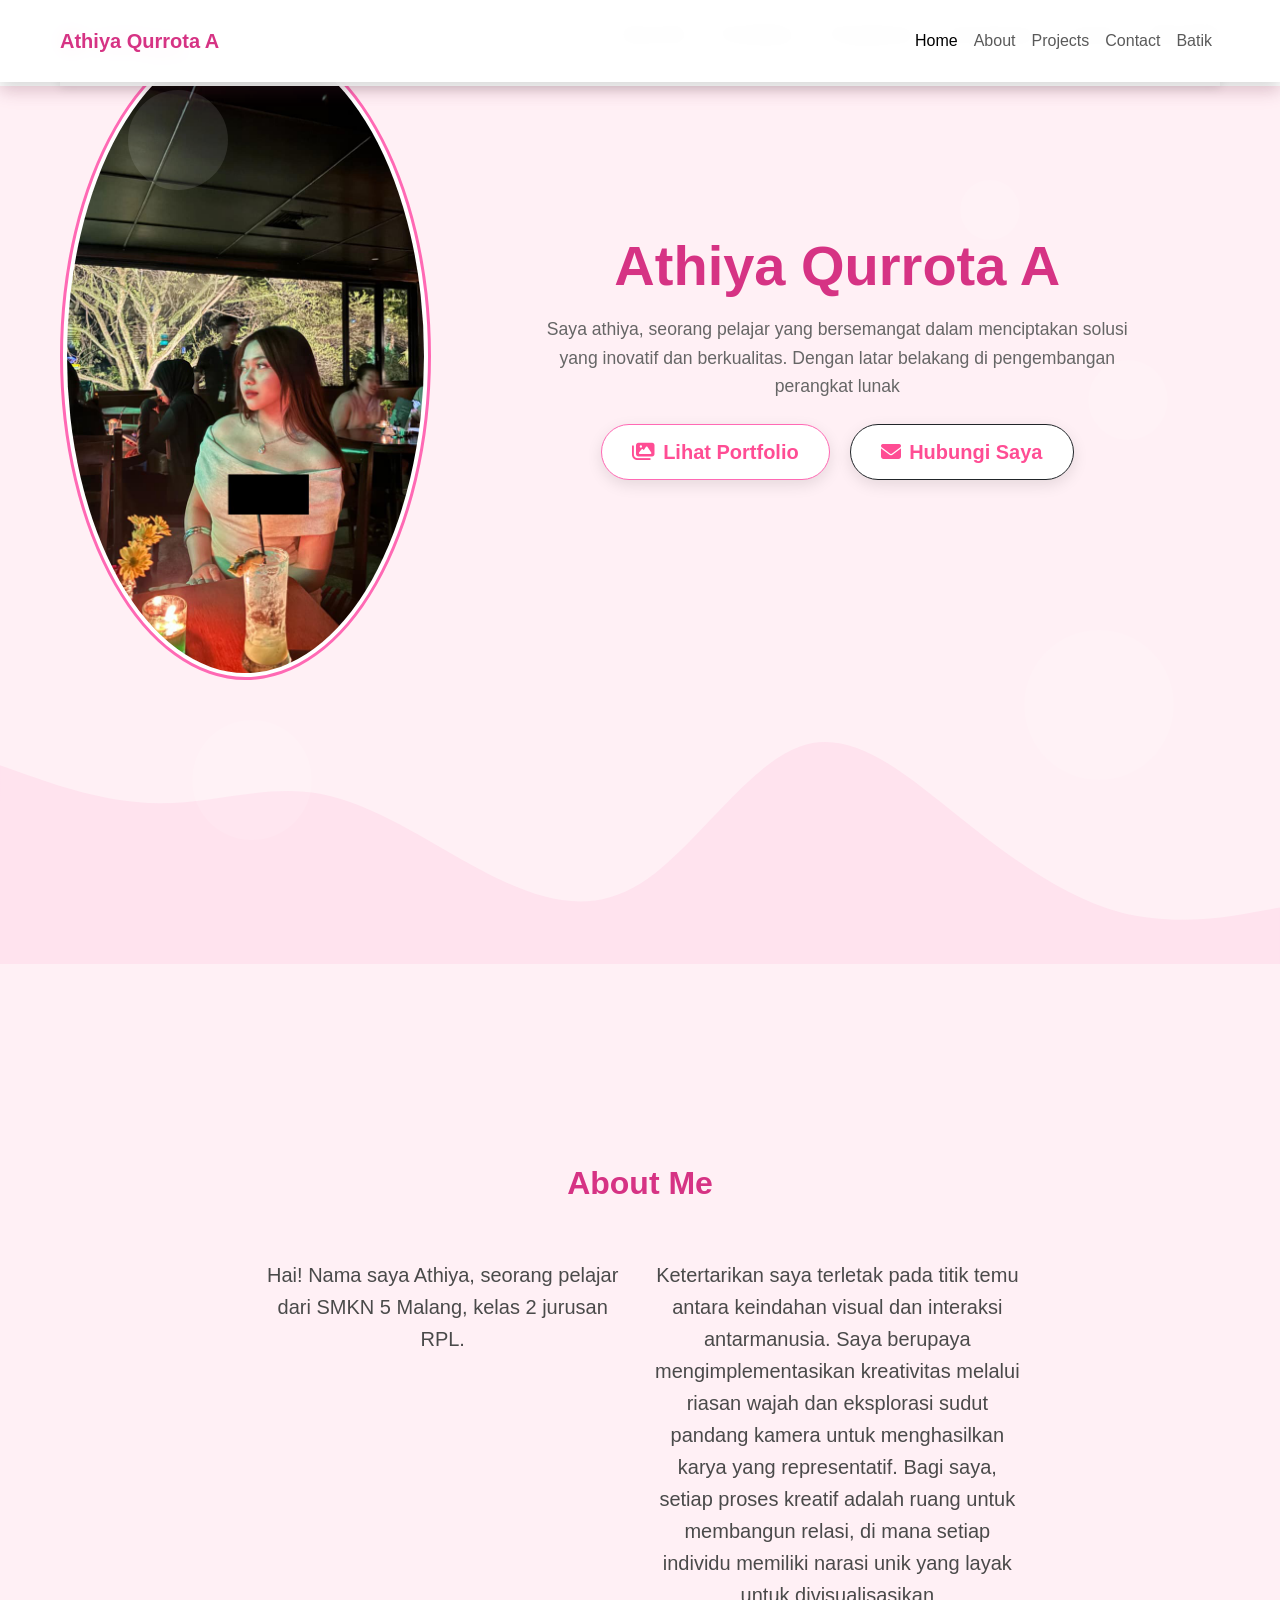
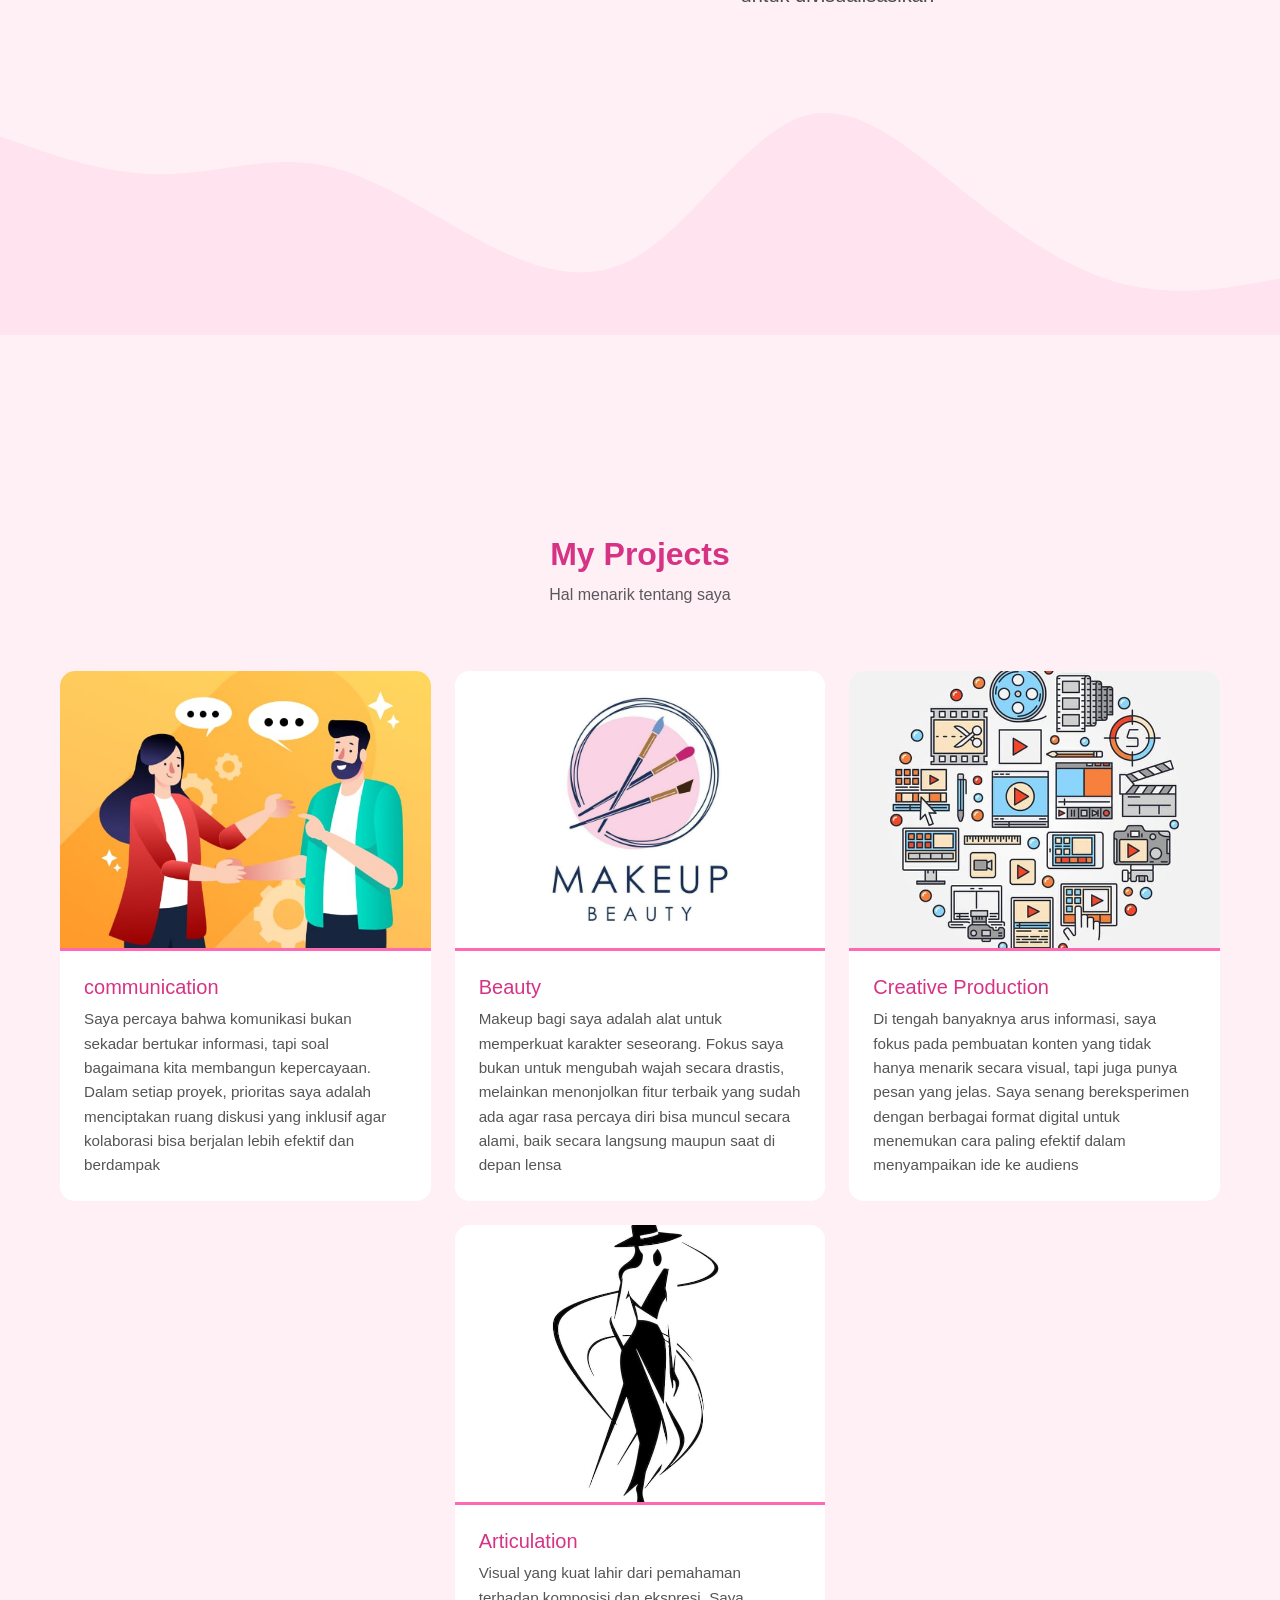
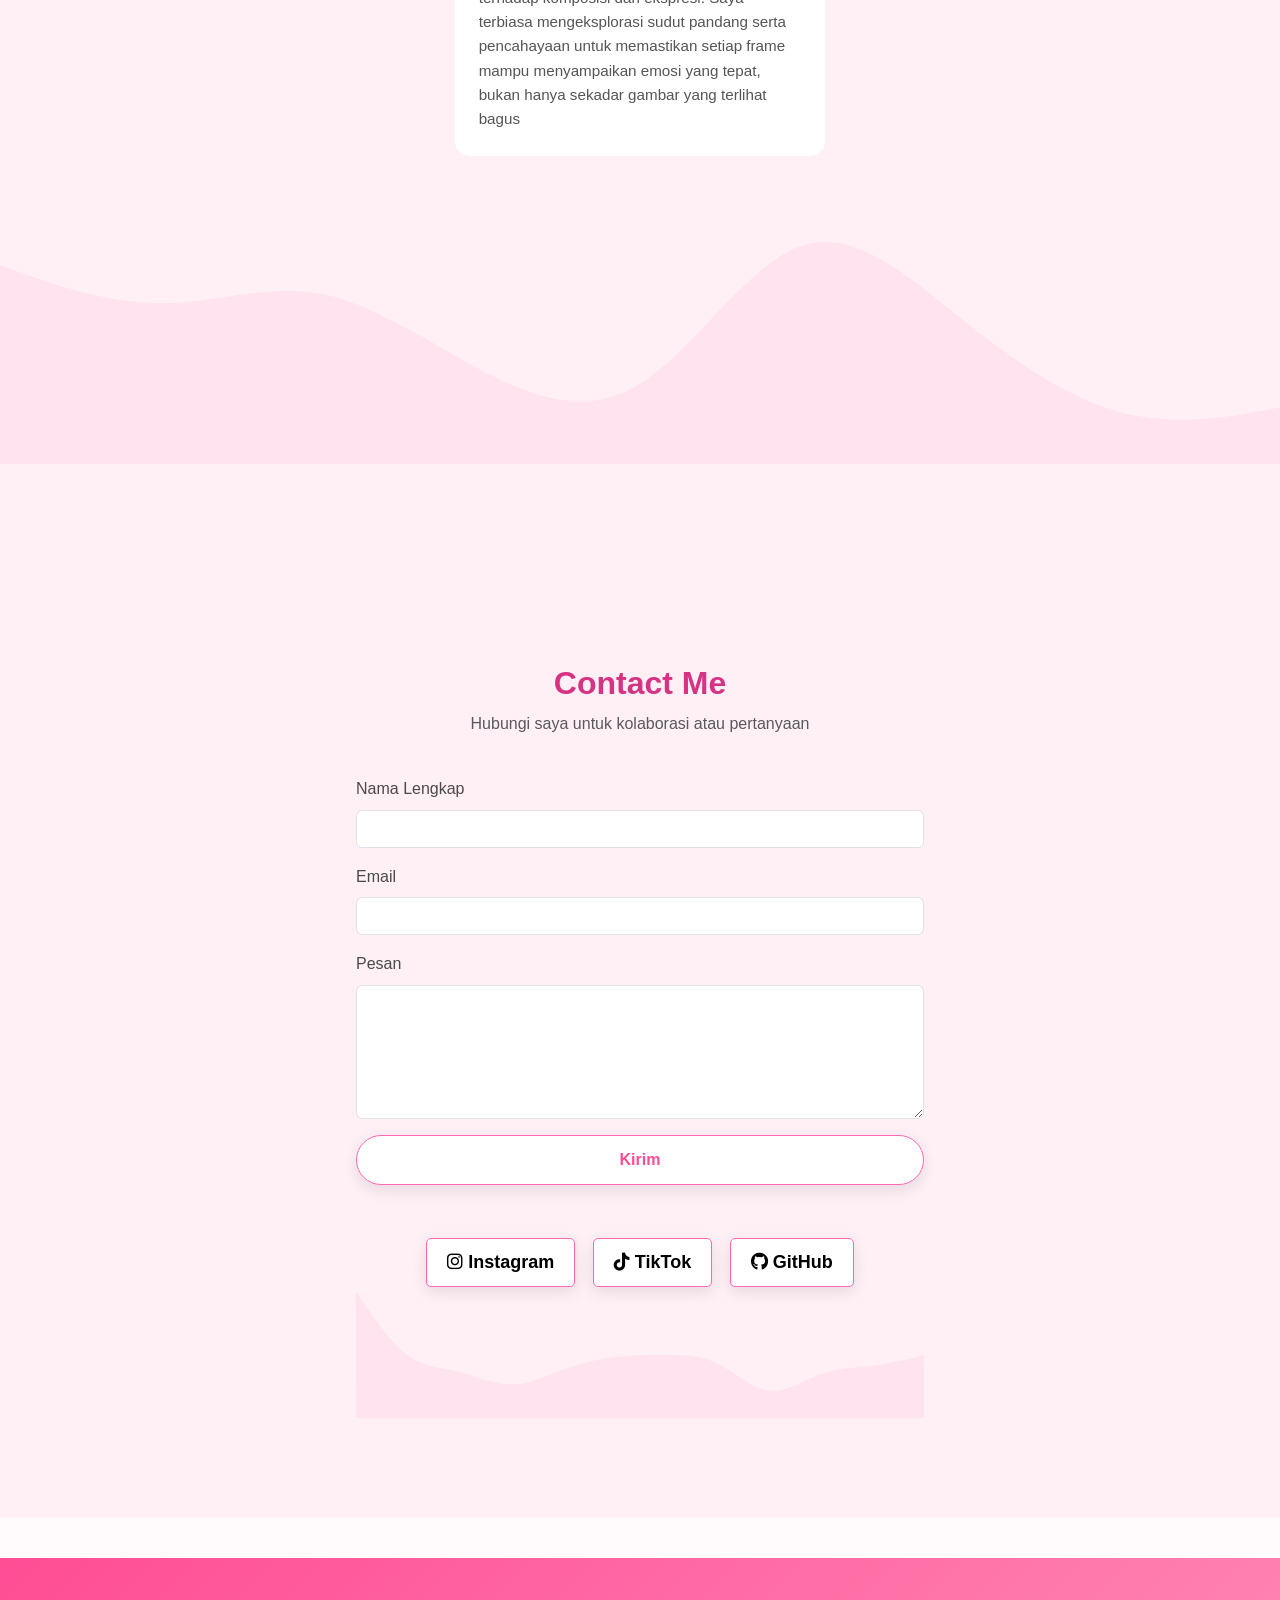
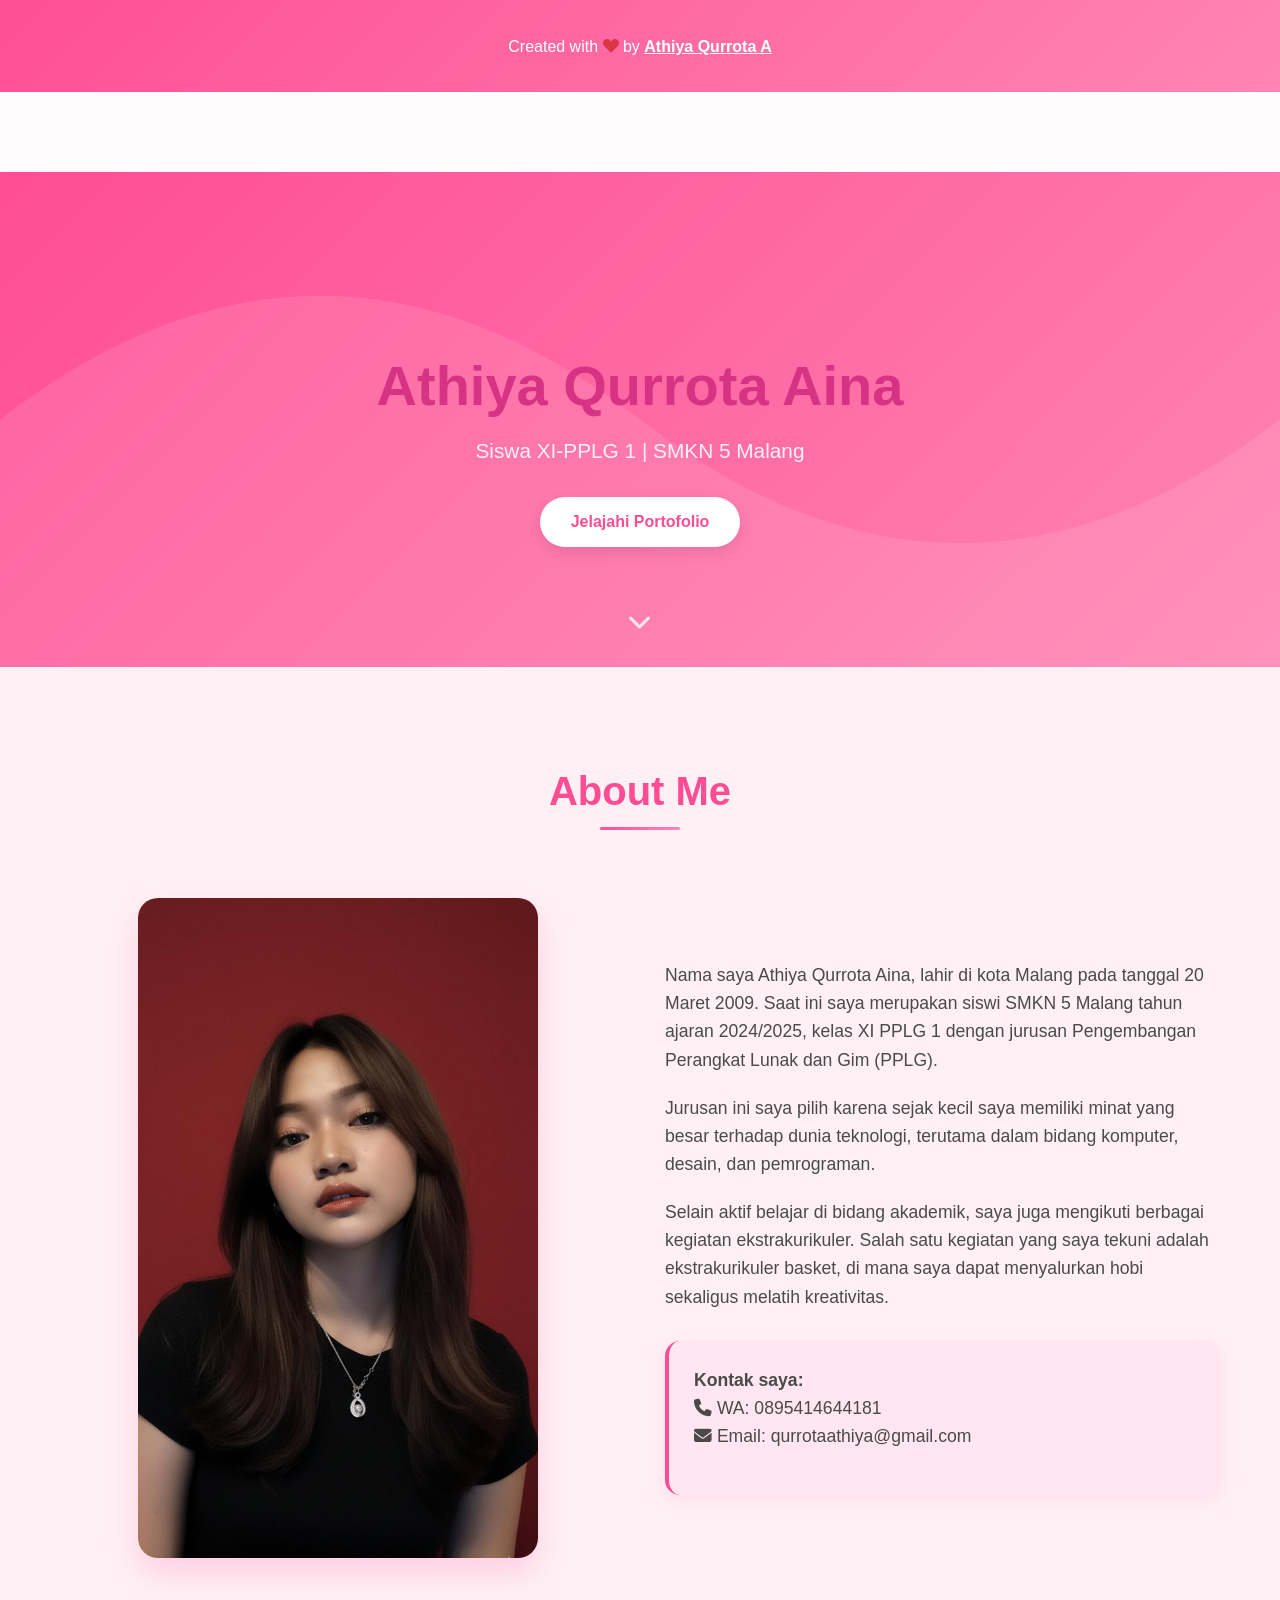
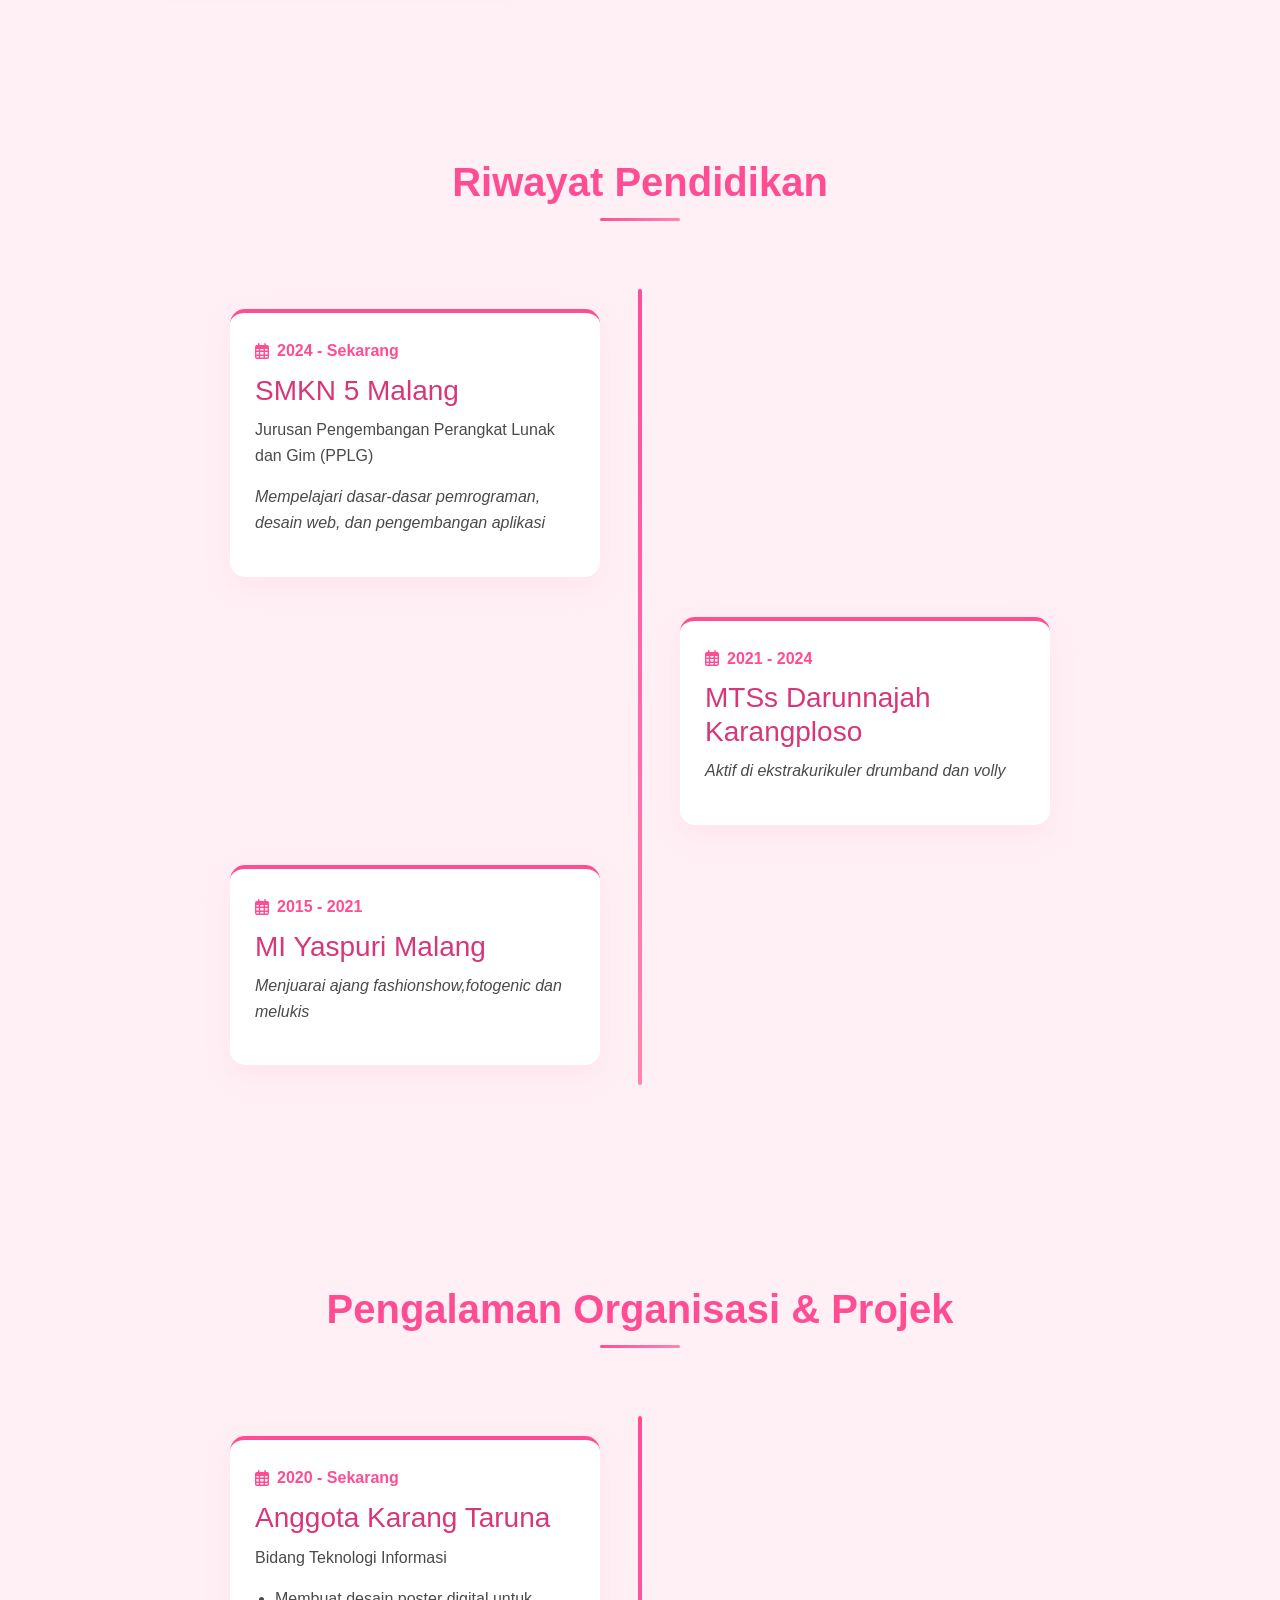
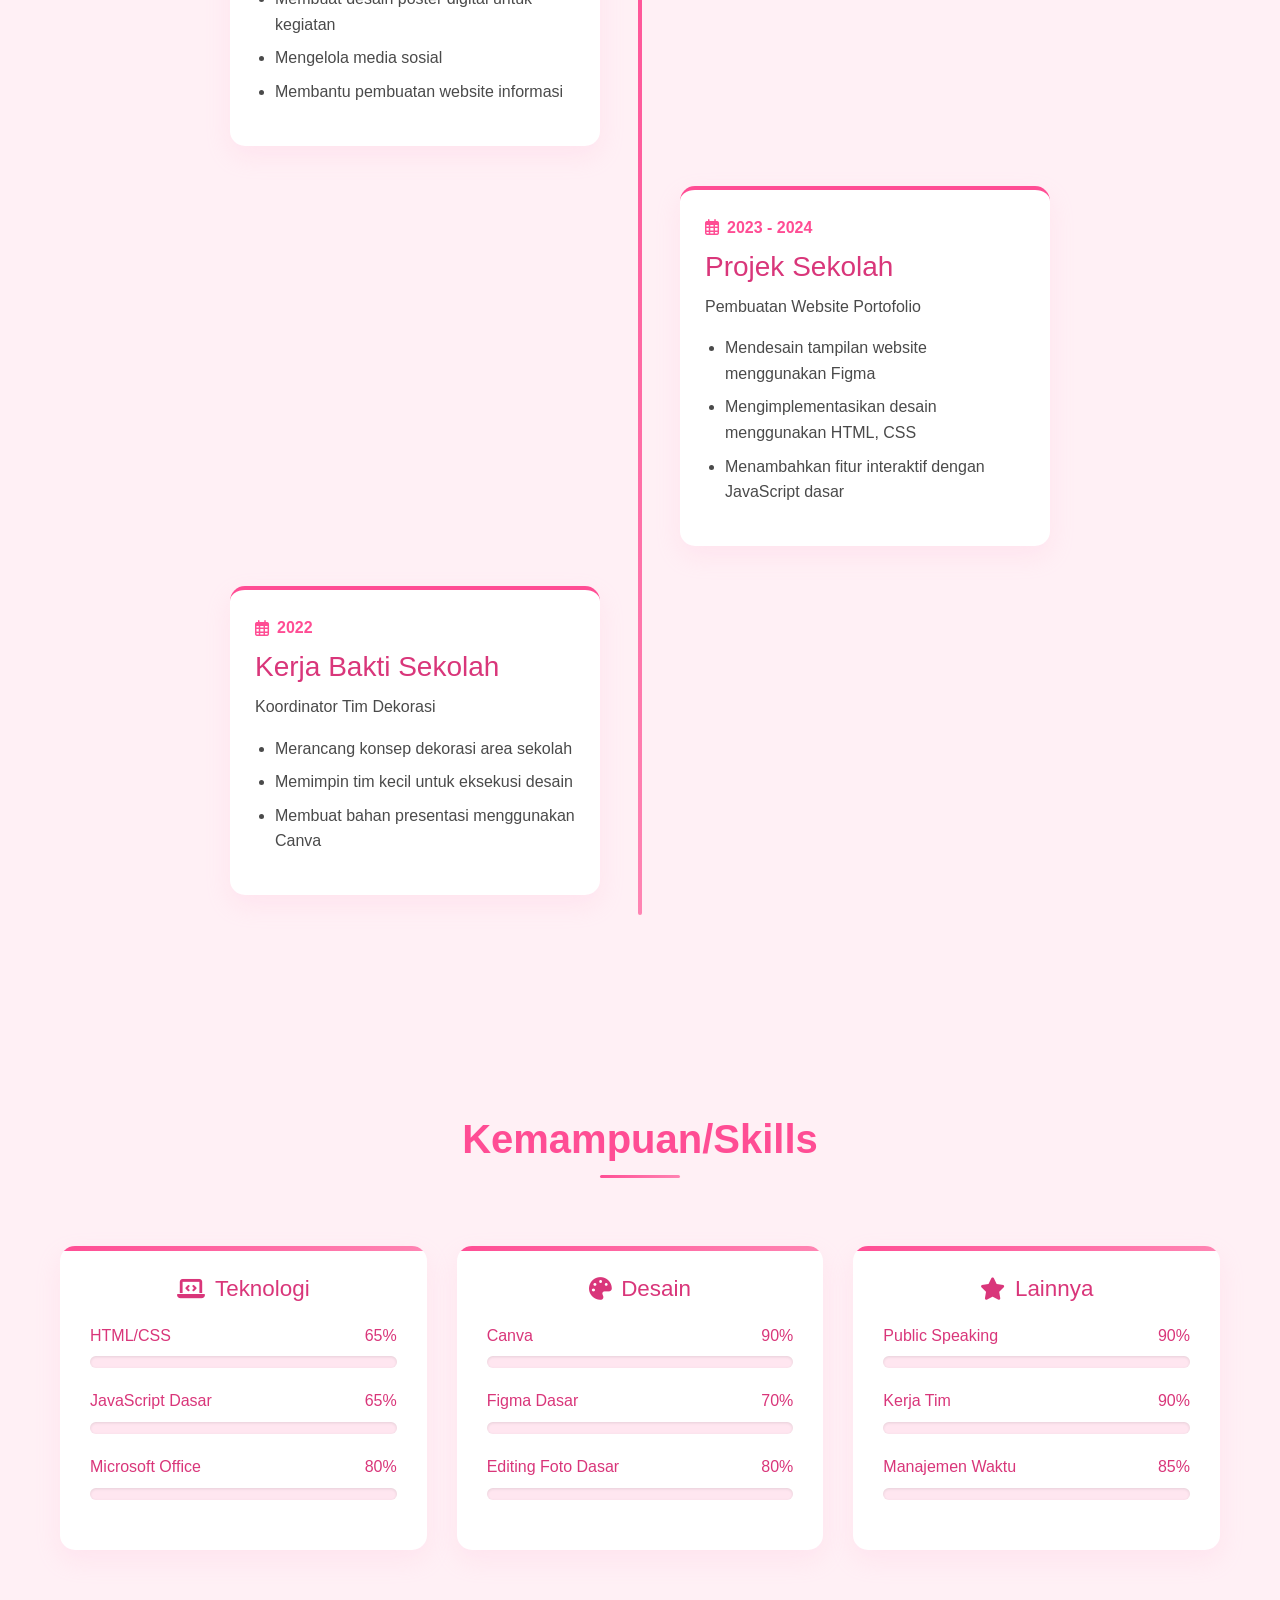
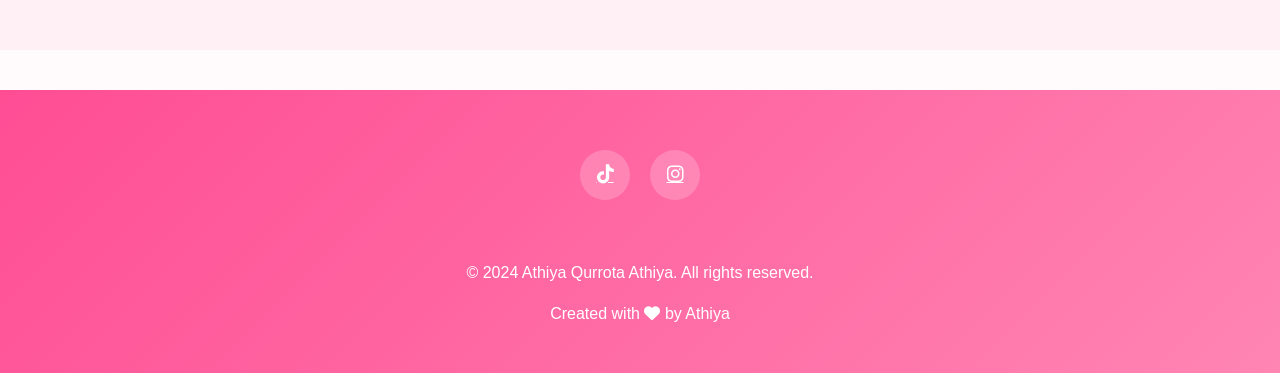
<file: index.html>
<!DOCTYPE html>
<html lang="en">
  <head>
    <!-- Required meta tags -->
    <meta charset="utf-8" />
    <meta name="viewport" content="width=device-width, initial-scale=1" />

    <!-- Bootstrap CSS -->
    <link href="https://cdn.jsdelivr.net/npm/bootstrap@5.0.2/dist/css/bootstrap.min.css" rel="stylesheet" integrity="sha384-EVSTQN3/azprG1Anm3QDgpJLIm9Nao0Yz1ztcQTwFspd3yD65VohhpuuCOmLASjC" crossorigin="anonymous" />

    <!-- bootstrap icon-->
    <link rel="stylesheet" href="https://cdn.jsdelivr.net/npm/bootstrap-icons@1.13.1/font/bootstrap-icons.min.css" />

    <!-- Font Awesome -->
    <link href="https://cdnjs.cloudflare.com/ajax/libs/font-awesome/6.0.0-beta3/css/all.min.css" rel="stylesheet" />

    <style>
      .jumbotron {
        padding-top: 2rem;
        background-color: #fff0f5;
      }

      body {
        background-color: #fff0f5;
        margin: 0;
        font-family: "Arial", sans-serif;
      }

      section {
        padding-top: 5rem;
        background-color: #fff0f5;
      }

      .social-media a {
        font-size: 18px;
        color: #000;
        text-decoration: none;
        display: inline-block;
        margin: 5px;
        padding: 10px 20px;
        border-radius: 5px;
        transition: all 0.3s ease;
        border: 1px solid #ff69b4;
      }

      .social-media a:hover {
        background-color: #ff69b4;
        color: white;
        transform: translateY(-2px);
        box-shadow: 0 4px 8px rgba(255, 105, 180, 0.3);
      }

      /* Styling untuk card projects */
      .card {
        border: none;
        border-radius: 15px;
        overflow: hidden;
        transition: transform 0.3s ease, box-shadow 0.3s ease;
        height: 100%;
      }

      .card:hover {
        transform: translateY(-5px);
        box-shadow: 0 8px 25px rgba(255, 105, 180, 0.2);
      }

      .card-img-top {
        width: 100%;
        height: 280px;
        object-fit: cover;
        border-bottom: 3px solid #ff69b4;
      }

      .card-body {
        padding: 1.5rem;
        background-color: white;
      }

      .card-text {
        color: #555;
        line-height: 1.6;
        font-size: 0.95rem;
      }

      .navbar {
        box-shadow: 0 2px 10px rgba(0, 0, 0, 0.1);
      }

      .btn-primary {
        background-color: #ff69b4;
        border-color: #ff69b4;
      }

      .btn-primary:hover {
        background-color: #e0559c;
        border-color: #e0559c;
      }

      h1,
      h2 {
        color: #d63384;
        font-weight: 600;
      }

      .lead {
        color: #666;
        font-size: 1.1rem;
      }
    </style>

    <title>portofolio tya</title>
  </head>
  <body id="Home">
    <!-- navbar -->
    <nav class="navbar navbar-expand-lg navbar-light shadow fixed-top" style="background-color: rgb(255, 182, 193)">
      <div class="container">
        <a class="navbar-brand fw-bold" href="#" style="color: #d63384">Athiya Qurrota A</a>
        <button class="navbar-toggler" type="button" data-bs-toggle="collapse" data-bs-target="#navbarNav" aria-controls="navbarNav" aria-expanded="false" aria-label="Toggle navigation">
          <span class="navbar-toggler-icon"></span>
        </button>
        <div class="collapse navbar-collapse" id="navbarNav">
          <ul class="navbar-nav ms-auto">
            <li class="nav-item">
              <a class="nav-link active" aria-current="page" href="#home">Home</a>
            </li>
            <li class="nav-item">
              <a class="nav-link" href="#about">About</a>
            </li>
            <li class="nav-item">
              <a class="nav-link" href="#projects">Projects</a>
            </li>
            <li class="nav-item">
              <a class="nav-link" href="#contact">Contact</a>
            </li>
            <li class="nav-item">
              <a class="nav-link" href="batik.html">Batik</a>
            </li>
          </ul>
        </div>
      </div>
    </nav>
    <!-- akhir navbar -->

    <!-- jumbotron -->
<section class="jumbotron text-center" id="home">
  <div class="container">
    <div class="row justify-content-center align-items-center">
      <!-- Foto di atas teks untuk mobile, di samping untuk desktop -->
      <div class="col-lg-4 col-md-5 mb-4 mb-md-0">
        <div class="photo-container">
          <img src="Gambar WhatsApp 2025-10-01 pukul 07.59.13_36f36164.jpg" alt="Athiya Qurrota" class="rounded-circle img-thumbnail profile-photo" style="border-color: #ff69b4; border-width: 3px;" />
        </div>
      </div>
      <div class="col-lg-8 col-md-7">
        <h1 class="display-4 fw-bold mb-3">Athiya Qurrota A</h1>
        <p class="lead mb-4" style="max-width: 600px; margin: 0 auto;">
          Saya athiya, seorang pelajar yang bersemangat dalam menciptakan solusi yang inovatif dan berkualitas. Dengan latar belakang di pengembangan perangkat lunak
        </p>
        <div class="cta-buttons">
          <a href="#projects" class="btn btn-primary btn-lg me-3">
            <i class="fas fa-images me-2"></i>Lihat Portfolio
          </a>
          <a href="#contact" class="btn btn-outline-dark btn-lg">
            <i class="fas fa-envelope me-2"></i>Hubungi Saya
          </a>
        </div>
      </div>
    </div>
  </div>
  <svg xmlns="http://www.w3.org/2000/svg" viewBox="0 0 1440 320">
    <path
      fill="#ff69b4"
      fill-opacity="0.1"
      d="M0,96L30,106.7C60,117,120,139,180,138.7C240,139,300,117,360,128C420,139,480,181,540,213.3C600,245,660,267,720,229.3C780,192,840,96,900,74.7C960,53,1020,107,1080,154.7C1140,203,1200,245,1260,261.3C1320,277,1380,267,1410,261.3L1440,256L1440,320L1410,320C1380,320,1320,320,1260,320C1200,320,1140,320,1080,320C1020,320,960,320,900,320C840,320,780,320,720,320C660,320,600,320,540,320C480,320,420,320,360,320C300,320,240,320,180,320C120,320,60,320,30,320L0,320Z"
    ></path>
  </svg>
</section>
<!-- akhir jumbotron -->

    <!-- about -->
    <section id="about">
      <div class="container">
        <div class="row text-center mb-5">
          <div class="col">
            <h2>About Me</h2>
          </div>
        </div>
        <div class="row justify-content-center fs-5 text-center">
          <div class="col-md-4 mb-4">
            <p>Hai! Nama saya Athiya, seorang pelajar dari SMKN 5 Malang, kelas 2 jurusan RPL. </p>
          </div>
          <div class="col-md-4 mb-4">
            <p> Ketertarikan saya terletak pada titik temu antara keindahan visual dan interaksi antarmanusia. Saya berupaya mengimplementasikan kreativitas melalui riasan wajah dan eksplorasi sudut pandang kamera untuk menghasilkan karya yang representatif. Bagi saya, setiap proses kreatif adalah ruang untuk membangun relasi, di mana setiap individu memiliki narasi unik yang layak untuk divisualisasikan</p>
          </div>
        </div>
      </div>
      <svg xmlns="http://www.w3.org/2000/svg" viewBox="0 0 1440 320">
        <path
          fill="#ff69b4"
          fill-opacity="0.1"
          d="M0,96L30,106.7C60,117,120,139,180,138.7C240,139,300,117,360,128C420,139,480,181,540,213.3C600,245,660,267,720,229.3C780,192,840,96,900,74.7C960,53,1020,107,1080,154.7C1140,203,1200,245,1260,261.3C1320,277,1380,267,1410,261.3L1440,256L1440,320L1410,320C1380,320,1320,320,1260,320C1200,320,1140,320,1080,320C1020,320,960,320,900,320C840,320,780,320,720,320C660,320,600,320,540,320C480,320,420,320,360,320C300,320,240,320,180,320C120,320,60,320,30,320L0,320Z"
        ></path>
      </svg>
    </section>
    <!-- akhir about -->

    <!-- projects -->
    <section id="projects">
      <div class="container">
        <div class="row text-center mb-5">
          <div class="col">
            <h2>My Projects</h2>
            <p class="text-muted">Hal menarik tentang saya</p>
          </div>
        </div>
        <div class="row justify-content-center">
          <div class="col-md-6 col-lg-4 mb-4">
            <div class="card">
              <img src="kmnks.png" class="card-img-top" alt="Project Casual Chic" />
              <div class="card-body">
                <h5 class="card-title" style="color: #d63384">communication</h5>
                <p class="card-text"> Saya percaya bahwa komunikasi bukan sekadar bertukar informasi, tapi soal bagaimana kita membangun kepercayaan. Dalam setiap proyek, prioritas saya adalah menciptakan ruang diskusi yang inklusif agar kolaborasi bisa berjalan lebih efektif dan berdampak</p>
              </div>
            </div>
          </div>
          <div class="col-md-6 col-lg-4 mb-4">
            <div class="card">
              <img src="makeup.jpeg" class="card-img-top" alt="Project Campaign Styling" />
              <div class="card-body">
                <h5 class="card-title" style="color: #d63384">Beauty</h5>
                <p class="card-text">
                  Makeup bagi saya adalah alat untuk memperkuat karakter seseorang. Fokus saya bukan untuk mengubah wajah secara drastis, melainkan menonjolkan fitur terbaik yang sudah ada agar rasa percaya diri bisa muncul secara alami, baik secara langsung maupun saat di depan lensa
                </p>
              </div>
            </div>
          </div>
          <div class="col-md-6 col-lg-4 mb-4">
            <div class="card">
              <img src="konten.jpeg" class="card-img-top" alt="Project Natural Bride" />
              <div class="card-body">
                <h5 class="card-title" style="color: #d63384">Creative Production</h5>
                <p class="card-text">Di tengah banyaknya arus informasi, saya fokus pada pembuatan konten yang tidak hanya menarik secara visual, tapi juga punya pesan yang jelas. Saya senang bereksperimen dengan berbagai format digital untuk menemukan cara paling efektif dalam menyampaikan ide ke audiens</p>
              </div>
            </div>
          </div>
          <div class="col-md-6 col-lg-4 mb-4">
            <div class="card">
              <img src="foto.jpeg" class="card-img-top" alt="Project Glamour Night" />
              <div class="card-body">
                <h5 class="card-title" style="color: #d63384">Articulation</h5>
                <p class="card-text">Visual yang kuat lahir dari pemahaman terhadap komposisi dan ekspresi. Saya terbiasa mengeksplorasi sudut pandang serta pencahayaan untuk memastikan setiap frame mampu menyampaikan emosi yang tepat, bukan hanya sekadar gambar yang terlihat bagus</p>
              </div>
            </div>
          </div>
        </div>
      </div>

      <svg xmlns="http://www.w3.org/2000/svg" viewBox="0 0 1440 320">
        <path
          fill="#ff69b4"
          fill-opacity="0.1"
          d="M0,96L30,106.7C60,117,120,139,180,138.7C240,139,300,117,360,128C420,139,480,181,540,213.3C600,245,660,267,720,229.3C780,192,840,96,900,74.7C960,53,1020,107,1080,154.7C1140,203,1200,245,1260,261.3C1320,277,1380,267,1410,261.3L1440,256L1440,320L1410,320C1380,320,1320,320,1260,320C1200,320,1140,320,1080,320C1020,320,960,320,900,320C840,320,780,320,720,320C660,320,600,320,540,320C480,320,420,320,360,320C300,320,240,320,180,320C120,320,60,320,30,320L0,320Z"
        ></path>
      </svg>
    </section>
    <!-- akhir projects-->

    <!-- Section Kontak -->
    <section id="contact">
      <div class="container">
        <div class="row text-center mb-4">
          <div class="col">
            <h2>Contact Me</h2>
            <p class="text-muted">Hubungi saya untuk kolaborasi atau pertanyaan</p>
          </div>
        </div>
        <div class="row justify-content-center">
          <div class="col-md-8 col-lg-6">
            <form>
              <div class="mb-3">
                <label for="name" class="form-label">Nama Lengkap</label>
                <input type="text" class="form-control" id="name" aria-describedby="name" />
              </div>
              <div class="mb-3">
                <label for="email" class="form-label">Email</label>
                <input type="email" class="form-control" id="email" aria-describedby="email" />
              </div>
              <div class="mb-3">
                <label for="pesan" class="form-label">Pesan</label>
                <textarea class="form-control" id="pesan" rows="5"></textarea>
              </div>
              <button type="submit" class="btn btn-primary w-100">Kirim</button>
            </form>

            <!-- Ikon Media Sosial -->
            
<div class="social-media text-center mt-5">
  <a href="https://www.instagram.com/thyynaaaa" target="_blank" class="btn btn-outline-dark me-2"> 
    <i class="fab fa-instagram"></i> Instagram 
  </a>
  <a href="https://www.tiktok.com/@mothenna_" target="_blank" class="btn btn-outline-dark me-2"> 
    <i class="fab fa-tiktok"></i> TikTok 
  </a>
  <a href="https://github.com/username-anda" target="_blank" class="btn btn-outline-dark"> 
    <i class="fab fa-github"></i> GitHub 
  </a>
</div>
      <svg xmlns="http://www.w3.org/2000/svg" viewBox="0 0 1440 320">
        <path
          fill="#ff69b4"
          fill-opacity="0.1"
          d="M0,0L21.8,32C43.6,64,87,128,131,160C174.5,192,218,192,262,202.7C305.5,213,349,235,393,234.7C436.4,235,480,213,524,197.3C567.3,181,611,171,655,165.3C698.2,160,742,160,785,160C829.1,160,873,160,916,181.3C960,203,1004,245,1047,250.7C1090.9,256,1135,224,1178,208C1221.8,192,1265,192,1309,186.7C1352.7,181,1396,171,1418,165.3L1440,160L1440,320L1418.2,320C1396.4,320,1353,320,1309,320C1265.5,320,1222,320,1178,320C1134.5,320,1091,320,1047,320C1003.6,320,960,320,916,320C872.7,320,829,320,785,320C741.8,320,698,320,655,320C610.9,320,567,320,524,320C480,320,436,320,393,320C349.1,320,305,320,262,320C218.2,320,175,320,131,320C87.3,320,44,320,22,320L0,320Z"
        ></path>
      </svg>
    </section>
    <!-- Akhir Section Kontak -->

    <!-- Footer -->
    <footer class="text-white text-center pb-3" style="background-color: #ff69b4">
      <p class="mb-0 py-3">Created with <i class="bi bi-suit-heart-fill text-danger"></i> by <a href="https://www.instagram.com/thyynaaaa" class="text-white fw-bold">Athiya Qurrota A</a></p>
    </footer>
    <!-- Akhir Footer -->
     <!DOCTYPE html>
<html lang="id">
<head>
    <meta charset="UTF-8">
    <meta name="viewport" content="width=device-width, initial-scale=1.0">
    <title>Portofolio Athiya</title>
    <link rel="stylesheet" href="https://cdnjs.cloudflare.com/ajax/libs/font-awesome/6.4.0/css/all.min.css">
    <style>
        /* VARIABLES & RESET */
        :root {
            --primary-pink: #ff4d94;
            --secondary-pink: #ff85b3;
            --light-pink: #ffe6f0;
            --dark-pink: #d9367a;
            --accent-pink: #ffb6d5;
            --text-dark: #4a4a4a;
            --text-light: #777;
            --white: #ffffff;
            --gradient: linear-gradient(135deg, #ff4d94 0%, #ff85b3 100%);
            --gradient-light: linear-gradient(135deg, #ffe6f0 0%, #ffd1e6 100%);
        }

        * {
            margin: 0;
            padding: 0;
            box-sizing: border-box;
            font-family: 'Poppins', 'Segoe UI', sans-serif;
        }

        html {
            scroll-behavior: smooth;
        }

        body {
            background-color: #fffafc;
            color: var(--text-dark);
            line-height: 1.6;
            overflow-x: hidden;
        }

        .container {
            max-width: 1200px;
            margin: 0 auto;
            padding: 0 20px;
        }

        /* ANIMATIONS */
        @keyframes fadeInUp {
            from {
                opacity: 0;
                transform: translateY(40px);
            }
            to {
                opacity: 1;
                transform: translateY(0);
            }
        }

        @keyframes fadeInLeft {
            from {
                opacity: 0;
                transform: translateX(-40px);
            }
            to {
                opacity: 1;
                transform: translateX(0);
            }
        }

        @keyframes fadeInRight {
            from {
                opacity: 0;
                transform: translateX(40px);
            }
            to {
                opacity: 1;
                transform: translateX(0);
            }
        }

        @keyframes float {
            0%, 100% {
                transform: translateY(0);
            }
            50% {
                transform: translateY(-15px);
            }
        }

        @keyframes pulse {
            0%, 100% {
                transform: scale(1);
            }
            50% {
                transform: scale(1.05);
            }
        }

        @keyframes gradient {
            0% {
                background-position: 0% 50%;
            }
            50% {
                background-position: 100% 50%;
            }
            100% {
                background-position: 0% 50%;
            }
        }

        @keyframes rotate {
            from {
                transform: rotate(0deg);
            }
            to {
                transform: rotate(360deg);
            }
        }

        /* NAVBAR */
        nav {
            background: rgba(255, 255, 255, 0.95);
            backdrop-filter: blur(10px);
            box-shadow: 0 5px 20px rgba(255, 77, 148, 0.1);
            position: fixed;
            top: 0;
            width: 100%;
            z-index: 1000;
            transition: all 0.3s ease;
        }

        .navbar {
            display: flex;
            justify-content: space-between;
            align-items: center;
            padding: 20px 0;
        }

        .logo {
            font-size: 1.8rem;
            font-weight: 700;
            color: var(--primary-pink);
            display: flex;
            align-items: center;
        }

        .logo i {
            margin-right: 10px;
            font-size: 1.5rem;
        }

        .nav-links {
            display: flex;
            list-style: none;
        }

        .nav-links li {
            margin-left: 30px;
        }

        .nav-links a {
            text-decoration: none;
            color: var(--text-dark);
            font-weight: 500;
            transition: all 0.3s ease;
            position: relative;
            padding: 5px 0;
        }

        .nav-links a:hover {
            color: var(--primary-pink);
        }

        .nav-links a::after {
            content: '';
            position: absolute;
            width: 0;
            height: 2px;
            bottom: 0;
            left: 0;
            background: var(--gradient);
            transition: width 0.3s ease;
        }

        .nav-links a:hover::after {
            width: 100%;
        }

        .hamburger {
            display: none;
            cursor: pointer;
            flex-direction: column;
            justify-content: space-between;
            width: 25px;
            height: 20px;
        }

        .hamburger span {
            display: block;
            height: 3px;
            width: 100%;
            background-color: var(--text-dark);
            border-radius: 3px;
            transition: all 0.3s ease;
        }

        /* HEADER/HERO SECTION */
        .hero {
            background: var(--gradient);
            color: white;
            padding: 180px 0 120px;
            position: relative;
            overflow: hidden;
            margin-top: 80px;
        }

        .hero::before {
            content: '';
            position: absolute;
            top: 0;
            left: 0;
            width: 100%;
            height: 100%;
            background: url('data:image/svg+xml,<svg xmlns="http://www.w3.org/2000/svg" viewBox="0 0 1000 100" preserveAspectRatio="none"><path fill="rgba(255,255,255,0.1)" d="M0,50 Q250,0 500,50 T1000,50 L1000,100 L0,100 Z"></path></svg>');
            background-size: cover;
            background-position: center;
        }

        .hero-content {
            text-align: center;
            position: relative;
            z-index: 1;
            animation: fadeInUp 1s ease;
        }

        .hero h1 {
            font-size: 3.5rem;
            margin-bottom: 15px;
            font-weight: 700;
        }

        .hero p {
            font-size: 1.3rem;
            margin-bottom: 30px;
            opacity: 0.9;
        }

        .btn {
            display: inline-block;
            padding: 12px 30px;
            background: white;
            color: var(--primary-pink);
            border-radius: 50px;
            text-decoration: none;
            font-weight: 600;
            box-shadow: 0 5px 15px rgba(0, 0, 0, 0.1);
            transition: all 0.3s ease;
        }

        .btn:hover {
            transform: translateY(-3px);
            box-shadow: 0 8px 20px rgba(0, 0, 0, 0.15);
        }

        .scroll-indicator {
            position: absolute;
            bottom: 30px;
            left: 50%;
            transform: translateX(-50%);
            animation: float 2s ease-in-out infinite;
        }

        .scroll-indicator i {
            font-size: 1.5rem;
            color: white;
            opacity: 0.8;
        }

        /* DECORATIVE ELEMENTS */
        .floating-shapes {
            position: absolute;
            top: 0;
            left: 0;
            width: 100%;
            height: 100%;
            pointer-events: none;
            z-index: 0;
        }

        .shape {
            position: absolute;
            border-radius: 50%;
            background: rgba(255, 255, 255, 0.1);
            animation: float 6s ease-in-out infinite;
        }

        .shape-1 {
            width: 100px;
            height: 100px;
            top: 10%;
            left: 10%;
            animation-delay: 0s;
        }

        .shape-2 {
            width: 150px;
            height: 150px;
            top: 70%;
            left: 80%;
            animation-delay: 2s;
        }

        .shape-3 {
            width: 80px;
            height: 80px;
            top: 40%;
            left: 85%;
            animation-delay: 4s;
        }

        .shape-4 {
            width: 120px;
            height: 120px;
            top: 80%;
            left: 15%;
            animation-delay: 1s;
        }

        .shape-5 {
            width: 60px;
            height: 60px;
            top: 20%;
            left: 75%;
            animation-delay: 3s;
        }

        /* SECTION STYLES */
        section {
            padding: 100px 0;
            position: relative;
        }

        .section-title {
            text-align: center;
            margin-bottom: 60px;
            position: relative;
        }

        .section-title h2 {
            display: inline-block;
            font-size: 2.5rem;
            color: var(--primary-pink);
            position: relative;
            padding-bottom: 15px;
        }

        .section-title h2::after {
            content: '';
            position: absolute;
            bottom: 0;
            left: 50%;
            transform: translateX(-50%);
            width: 80px;
            height: 3px;
            background: var(--gradient);
            border-radius: 3px;
        }

        /* ABOUT SECTION */
        .about-content {
            display: flex;
            align-items: center;
            gap: 50px;
        }

        .about-img {
            flex: 1;
            text-align: center;
            position: relative;
        }

        .about-img::before {
            content: '';
            position: absolute;
            top: -20px;
            left: -20px;
            width: 100%;
            height: 100%;
            border: 3px solid var(--accent-pink);
            border-radius: 20px;
            z-index: -1;
        }

        .about-img img {
            width: 100%;
            max-width: 400px;
            border-radius: 20px;
            box-shadow: 0 15px 30px rgba(255, 77, 148, 0.2);
            transition: all 0.5s ease;
        }

        .about-img img:hover {
            transform: scale(1.03);
        }

        .about-text {
            flex: 1;
        }

        .about-text p {
            margin-bottom: 20px;
            font-size: 1.1rem;
        }

        .contact-info {
            margin-top: 30px;
            padding: 25px;
            background: var(--light-pink);
            border-radius: 15px;
            box-shadow: 0 5px 15px rgba(255, 182, 213, 0.3);
            border-left: 4px solid var(--primary-pink);
            animation: pulse 3s infinite;
        }

        /* TIMELINE STYLES */
        .timeline-container {
            position: relative;
            max-width: 900px;
            margin: 0 auto;
        }

        .timeline-container::before {
            content: '';
            position: absolute;
            width: 4px;
            background: var(--gradient);
            top: 0;
            bottom: 0;
            left: 50%;
            margin-left: -2px;
            border-radius: 10px;
        }

        .timeline-item {
            padding: 20px 40px;
            position: relative;
            width: 50%;
            box-sizing: border-box;
        }

        .timeline-item:nth-child(odd) {
            left: 0;
            animation: fadeInLeft 0.8s ease;
        }

        .timeline-item:nth-child(even) {
            left: 50%;
            animation: fadeInRight 0.8s ease;
        }

        .timeline-content {
            padding: 25px;
            background: white;
            border-radius: 15px;
            box-shadow: 0 10px 25px rgba(255, 182, 213, 0.2);
            border-top: 4px solid var(--primary-pink);
            transition: all 0.3s ease;
            position: relative;
        }

        .timeline-content:hover {
            transform: translateY(-5px);
            box-shadow: 0 15px 30px rgba(255, 77, 148, 0.3);
        }

        .timeline-date {
            font-weight: bold;
            color: var(--primary-pink);
            margin-bottom: 10px;
            display: flex;
            align-items: center;
        }

        .timeline-date i {
            margin-right: 8px;
        }

        .timeline-content h3 {
            color: var(--dark-pink);
            margin-bottom: 10px;
        }

        .timeline-content ul {
            padding-left: 20px;
        }

        .timeline-content li {
            margin-bottom: 8px;
        }

        /* SKILLS SECTION */
        .skills-container {
            display: grid;
            grid-template-columns: repeat(auto-fit, minmax(300px, 1fr));
            gap: 30px;
        }

        .skill-category {
            background: white;
            padding: 30px;
            border-radius: 15px;
            box-shadow: 0 10px 25px rgba(255, 182, 213, 0.2);
            transition: all 0.3s ease;
            position: relative;
            overflow: hidden;
        }

        .skill-category::before {
            content: '';
            position: absolute;
            top: 0;
            left: 0;
            width: 100%;
            height: 5px;
            background: var(--gradient);
        }

        .skill-category:hover {
            transform: translateY(-10px);
            box-shadow: 0 15px 30px rgba(255, 77, 148, 0.3);
        }

        .skill-category h3 {
            color: var(--dark-pink);
            margin-bottom: 20px;
            text-align: center;
            font-size: 1.4rem;
            display: flex;
            align-items: center;
            justify-content: center;
        }

        .skill-category h3 i {
            margin-right: 10px;
        }

        .skill-item {
            margin-bottom: 20px;
        }

        .skill-name {
            margin-bottom: 8px;
            font-weight: 500;
            color: var(--dark-pink);
            display: flex;
            justify-content: space-between;
        }

        .skill-bar {
            height: 12px;
            background-color: var(--light-pink);
            border-radius: 10px;
            overflow: hidden;
            box-shadow: inset 0 1px 3px rgba(0, 0, 0, 0.1);
        }

        .skill-level {
            height: 100%;
            background: var(--gradient);
            border-radius: 10px;
            width: 0;
            transition: width 1.5s ease;
            position: relative;
            overflow: hidden;
        }

        /* PROJECTS SECTION */
        .projects-grid {
            display: grid;
            grid-template-columns: repeat(auto-fill, minmax(350px, 1fr));
            gap: 30px;
        }

        .project-card {
            background: white;
            border-radius: 15px;
            overflow: hidden;
            box-shadow: 0 10px 25px rgba(255, 182, 213, 0.2);
            transition: all 0.3s ease;
        }

        .project-card:hover {
            transform: translateY(-10px);
            box-shadow: 0 15px 30px rgba(255, 77, 148, 0.3);
        }

        .project-img {
            height: 200px;
            background: var(--gradient-light);
            display: flex;
            align-items: center;
            justify-content: center;
            color: var(--primary-pink);
            font-size: 3rem;
        }

        .project-content {
            padding: 25px;
        }

        .project-content h3 {
            color: var(--dark-pink);
            margin-bottom: 10px;
        }

        .project-tags {
            display: flex;
            flex-wrap: wrap;
            gap: 8px;
            margin-top: 15px;
        }

        .tag {
            padding: 5px 12px;
            background: var(--light-pink);
            color: var(--primary-pink);
            border-radius: 20px;
            font-size: 0.8rem;
            font-weight: 500;
        }

        /* FOOTER */
        footer {
            background: var(--gradient);
            color: white;
            text-align: center;
            padding: 60px 0 30px;
            margin-top: 40px;
        }

        .social-links {
            display: flex;
            justify-content: center;
            gap: 20px;
            margin-bottom: 30px;
        }

        .social-links a {
            display: flex;
            align-items: center;
            justify-content: center;
            width: 50px;
            height: 50px;
            background: rgba(255, 255, 255, 0.2);
            border-radius: 50%;
            color: white;
            font-size: 1.2rem;
            transition: all 0.3s ease;
        }

        .social-links a:hover {
            background: white;
            color: var(--primary-pink);
            transform: translateY(-5px);
        }

        /* RESPONSIVE STYLES */
        @media (max-width: 768px) {
            .hamburger {
                display: flex;
            }

            .nav-links {
                position: fixed;
                top: 80px;
                right: -100%;
                width: 70%;
                height: calc(100vh - 80px);
                background-color: white;
                flex-direction: column;
                align-items: center;
                justify-content: flex-start;
                padding-top: 50px;
                transition: right 0.3s ease;
                box-shadow: -5px 0 15px rgba(0, 0, 0, 0.1);
            }

            .nav-links.active {
                right: 0;
            }

            .nav-links li {
                margin: 15px 0;
            }

            .about-content {
                flex-direction: column;
            }

            .timeline-container::before {
                left: 31px;
            }

            .timeline-item {
                width: 100%;
                padding-left: 70px;
                padding-right: 25px;
            }

            .timeline-item:nth-child(even) {
                left: 0;
            }

            .hero h1 {
                font-size: 2.5rem;
            }
        }
    </style>
</head>
<body>
    <!-- Floating Background Shapes -->
    <div class="floating-shapes">
        <div class="shape shape-1"></div>
        <div class="shape shape-2"></div>
        <div class="shape shape-3"></div>
        <div class="shape shape-4"></div>
        <div class="shape shape-5"></div>
    </div>

    <!-- Navbar -->
    <nav>
        <div class="container">
            <div class="navbar">
                <div class="logo"><i class="fas fa-heart"></i>Athiya</div>
                <ul class="nav-links">
                    <li><a href="#about">About Me</a></li>
                    <li><a href="#education">Pendidikan</a></li>
                    <li><a href="#experience">Pengalaman</a></li>
                    <li><a href="#skills">Kemampuan</a></li>
                    <li><a href="#projects">Proyek</a></li>
                       <li><a href="batik1.html">Web Batik</a></li>
          </ul>
                </ul>
                <div class="hamburger">
                    <span></span>
                    <span></span>
                    <span></span>
                </div>
            </div>
        </div>
    </nav>

    <!-- Header/Hero Section -->
    <section class="hero">
        <div class="container">
            <div class="hero-content">
                <h1>Athiya Qurrota Aina</h1>
                <p>Siswa XI-PPLG 1 | SMKN 5 Malang</p>
                <a href="#about" class="btn">Jelajahi Portofolio</a>
            </div>
            <div class="scroll-indicator">
                <i class="fas fa-chevron-down"></i>
            </div>
        </div>
    </section>

    <!-- About Me Section -->
    <section id="about">
        <div class="container">
            <div class="section-title">
                <h2>About Me</h2>
            </div>

            <div class="about-content">
                <div class="about-img">
                    <img src="tya.jpg" alt="Athiya Qurrota ">
                </div>

                <div class="about-text">
                    <p>Nama saya Athiya Qurrota Aina, lahir di kota Malang pada tanggal 20 Maret 2009. Saat ini saya merupakan siswi SMKN 5 Malang tahun ajaran 2024/2025, kelas XI PPLG 1 dengan jurusan Pengembangan Perangkat Lunak dan Gim (PPLG).</p>
                    <p>Jurusan ini saya pilih karena sejak kecil saya memiliki minat yang besar terhadap dunia teknologi, terutama dalam bidang komputer, desain, dan pemrograman.</p>
                    <p>Selain aktif belajar di bidang akademik, saya juga mengikuti berbagai kegiatan ekstrakurikuler. Salah satu kegiatan yang saya tekuni adalah ekstrakurikuler basket, di mana saya dapat menyalurkan hobi sekaligus melatih kreativitas.</p>
                    
                    <div class="contact-info">
                        <p>
                            <strong>Kontak saya:</strong><br />
                            <i class="fas fa-phone"></i> WA: 0895414644181<br />
                            <i class="fas fa-envelope"></i> Email: qurrotaathiya@gmail.com
                        </p>
                    </div>
                </div>
            </div>
        </div>
    </section>

    <!-- Education Section -->
    <section id="education">
        <div class="container">
            <div class="section-title">
                <h2>Riwayat Pendidikan</h2>
            </div>

            <div class="timeline-container">
                <div class="timeline-item">
                    <div class="timeline-content">
                        <div class="timeline-date"><i class="far fa-calendar-alt"></i> 2024 - Sekarang</div>
                        <h3>SMKN 5 Malang</h3>
                        <p>Jurusan Pengembangan Perangkat Lunak dan Gim (PPLG)</p>
                        <p><em>Mempelajari dasar-dasar pemrograman, desain web, dan pengembangan aplikasi</em></p>
                    </div>
                </div>

                <div class="timeline-item">
                    <div class="timeline-content">
                        <div class="timeline-date"><i class="far fa-calendar-alt"></i> 2021 - 2024</div>
                        <h3>MTSs Darunnajah Karangploso</h3>
                        <p><em>Aktif di ekstrakurikuler drumband dan volly</em></p>
                    </div>
                </div>

                <div class="timeline-item">
                    <div class="timeline-content">
                        <div class="timeline-date"><i class="far fa-calendar-alt"></i> 2015 - 2021</div>
                        <h3>MI Yaspuri Malang</h3>
                        <p><em>Menjuarai ajang fashionshow,fotogenic dan melukis</em></p>
                    </div>
                </div>
            </div>
        </div>
    </section>

    <!-- Work Experience Section -->
    <section id="experience">
        <div class="container">
            <div class="section-title">
                <h2>Pengalaman Organisasi & Projek</h2>
            </div>

            <div class="timeline-container">
                <div class="timeline-item">
                    <div class="timeline-content">
                        <div class="timeline-date"><i class="far fa-calendar-alt"></i> 2020 - Sekarang</div>
                        <h3>Anggota Karang Taruna</h3>
                        <p>Bidang Teknologi Informasi</p>
                        <ul>
                            <li>Membuat desain poster digital untuk kegiatan</li>
                            <li>Mengelola media sosial</li>
                            <li>Membantu pembuatan website informasi</li>
                        </ul>
                    </div>
                </div>

                <div class="timeline-item">
                    <div class="timeline-content">
                        <div class="timeline-date"><i class="far fa-calendar-alt"></i> 2023 - 2024</div>
                        <h3>Projek Sekolah</h3>
                        <p>Pembuatan Website Portofolio</p>
                        <ul>
                            <li>Mendesain tampilan website menggunakan Figma</li>
                            <li>Mengimplementasikan desain menggunakan HTML, CSS</li>
                            <li>Menambahkan fitur interaktif dengan JavaScript dasar</li>
                        </ul>
                    </div>
                </div>

                <div class="timeline-item">
                    <div class="timeline-content">
                        <div class="timeline-date"><i class="far fa-calendar-alt"></i> 2022</div>
                        <h3>Kerja Bakti Sekolah</h3>
                        <p>Koordinator Tim Dekorasi</p>
                        <ul>
                            <li>Merancang konsep dekorasi area sekolah</li>
                            <li>Memimpin tim kecil untuk eksekusi desain</li>
                            <li>Membuat bahan presentasi menggunakan Canva</li>
                        </ul>
                    </div>
                </div>
            </div>
        </div>
    </section>

    <!-- Skills Section -->
    <section id="skills">
        <div class="container">
            <div class="section-title">
                <h2>Kemampuan/Skills</h2>
            </div>

            <div class="skills-container">
                <div class="skill-category">
                    <h3><i class="fas fa-laptop-code"></i> Teknologi</h3>
                    <div class="skill-item">
                        <div class="skill-name">HTML/CSS <span>65%</span></div>
                        <div class="skill-bar">
                            <div class="skill-level" data-width="65"></div>
                        </div>
                    </div>
                    <div class="skill-item">
                        <div class="skill-name">JavaScript Dasar <span>65%</span></div>
                        <div class="skill-bar">
                            <div class="skill-level" data-width="65"></div>
                        </div>
                    </div>
                    <div class="skill-item">
                        <div class="skill-name">Microsoft Office <span>80%</span></div>
                        <div class="skill-bar">
                            <div class="skill-level" data-width="80"></div>
                        </div>
                    </div>
                </div>

                <div class="skill-category">
                    <h3><i class="fas fa-palette"></i> Desain</h3>
                    <div class="skill-item">
                        <div class="skill-name">Canva <span>90%</span></div>
                        <div class="skill-bar">
                            <div class="skill-level" data-width="90"></div>
                        </div>
                    </div>
                    <div class="skill-item">
                        <div class="skill-name">Figma Dasar <span>70%</span></div>
                        <div class="skill-bar">
                            <div class="skill-level" data-width="70"></div>
                        </div>
                    </div>
                    <div class="skill-item">
                        <div class="skill-name">Editing Foto Dasar <span>80%</span></div>
                        <div class="skill-bar">
                            <div class="skill-level" data-width="80"></div>
                        </div>
                    </div>
                </div>

                <div class="skill-category">
                    <h3><i class="fas fa-star"></i> Lainnya</h3>
                    <div class="skill-item">
                        <div class="skill-name">Public Speaking <span>90%</span></div>
                        <div class="skill-bar">
                            <div class="skill-level" data-width="90"></div>
                        </div>
                    </div>
                    <div class="skill-item">
                        <div class="skill-name">Kerja Tim <span>90%</span></div>
                        <div class="skill-bar">
                            <div class="skill-level" data-width="90"></div>
                        </div>
                    </div>
                    <div class="skill-item">
                        <div class="skill-name">Manajemen Waktu <span>85%</span></div>
                        <div class="skill-bar">
                            <div class="skill-level" data-width="85"></div>
                        </div>
                    </div>
                </div>
            </div>
        </div>
    </section>

  
    <!-- Footer -->
    <footer>
        <div class="container">
            <div class="social-links">
                 <div class="social-links">
                        <a href="https://www.tiktok.com/@mothenna_" target="_blank"><i class="fab fa-tiktok"></i></a>
                        <a href="https://www.instagram.com/thyynaaaa" target="_blank"><i class="fab fa-instagram"></i></a>
                    </div>
            </div>
            <p>&copy; 2024 Athiya Qurrota Athiya. All rights reserved.</p>
            <p>Created with <i class="fas fa-heart"></i> by Athiya</p>
        </div>
    </footer>

    
    <script>

    
        // Hamburger menu toggle
        const hamburger = document.querySelector(".hamburger");
        const navLinks = document.querySelector(".nav-links");

        hamburger.addEventListener("click", () => {
            navLinks.classList.toggle("active");
            hamburger.classList.toggle("active");
        });

        // Close menu when clicking on a link
        document.querySelectorAll(".nav-links a").forEach((link) => {
            link.addEventListener("click", () => {
                navLinks.classList.remove("active");
                hamburger.classList.remove("active");
            });
        });

        // Smooth scrolling for navigation links
        document.querySelectorAll('a[href^="#"]').forEach((anchor) => {
            anchor.addEventListener("click", function (e) {
                e.preventDefault();

                const targetId = this.getAttribute("href");
                const targetElement = document.querySelector(targetId);

                window.scrollTo({
                    top: targetElement.offsetTop - 80,
                    behavior: "smooth",
                });
            });
        });

        // Animate skill bars when scrolled into view
        const skillLevels = document.querySelectorAll(".skill-level");
        
        const observer = new IntersectionObserver((entries) => {
            entries.forEach(entry => {
                if (entry.isIntersecting) {
                    skillLevels.forEach(level => {
                        const width = level.getAttribute("data-width");
                        setTimeout(() => {
                            level.style.width = {width};
                        }, 200);
                    });
                }
            });
        }, { threshold: 0.5 });

        observer.observe(document.getElementById("skills"));

        // Navbar background on scroll
        window.addEventListener("scroll", () => {
            const nav = document.querySelector("nav");
            if (window.scrollY > 50) {
                nav.style.background = "rgba(255, 255, 255, 0.98)";
                nav.style.boxShadow = "0 5px 20px rgba(255, 77, 148, 0.15)";
            } else {
                nav.style.background = "rgba(255, 255, 255, 0.95)";
                nav.style.boxShadow = "0 5px 20px rgsba(255, 77, 148, 0.1)";
            }
        });

        // Add animation to elements on page load
        window.addEventListener("load", () => {
            document.querySelector(".hero-content").classList.add("animated");
        });
    </script>
</body>
</html>

    <!-- Bootstrap JS -->
    <script src="https://cdn.jsdelivr.net/npm/bootstrap@5.0.2/dist/js/bootstrap.bundle.min.js" integrity="sha384-MrcW6ZMFYlzcLA8Nl+NtUVF0sA7MsXsP1UyJoMp4YLEuNSfAP+JcXn/tWtIaxVXM" crossorigin="anonymous"></script>
  </body>
</html>
</file>
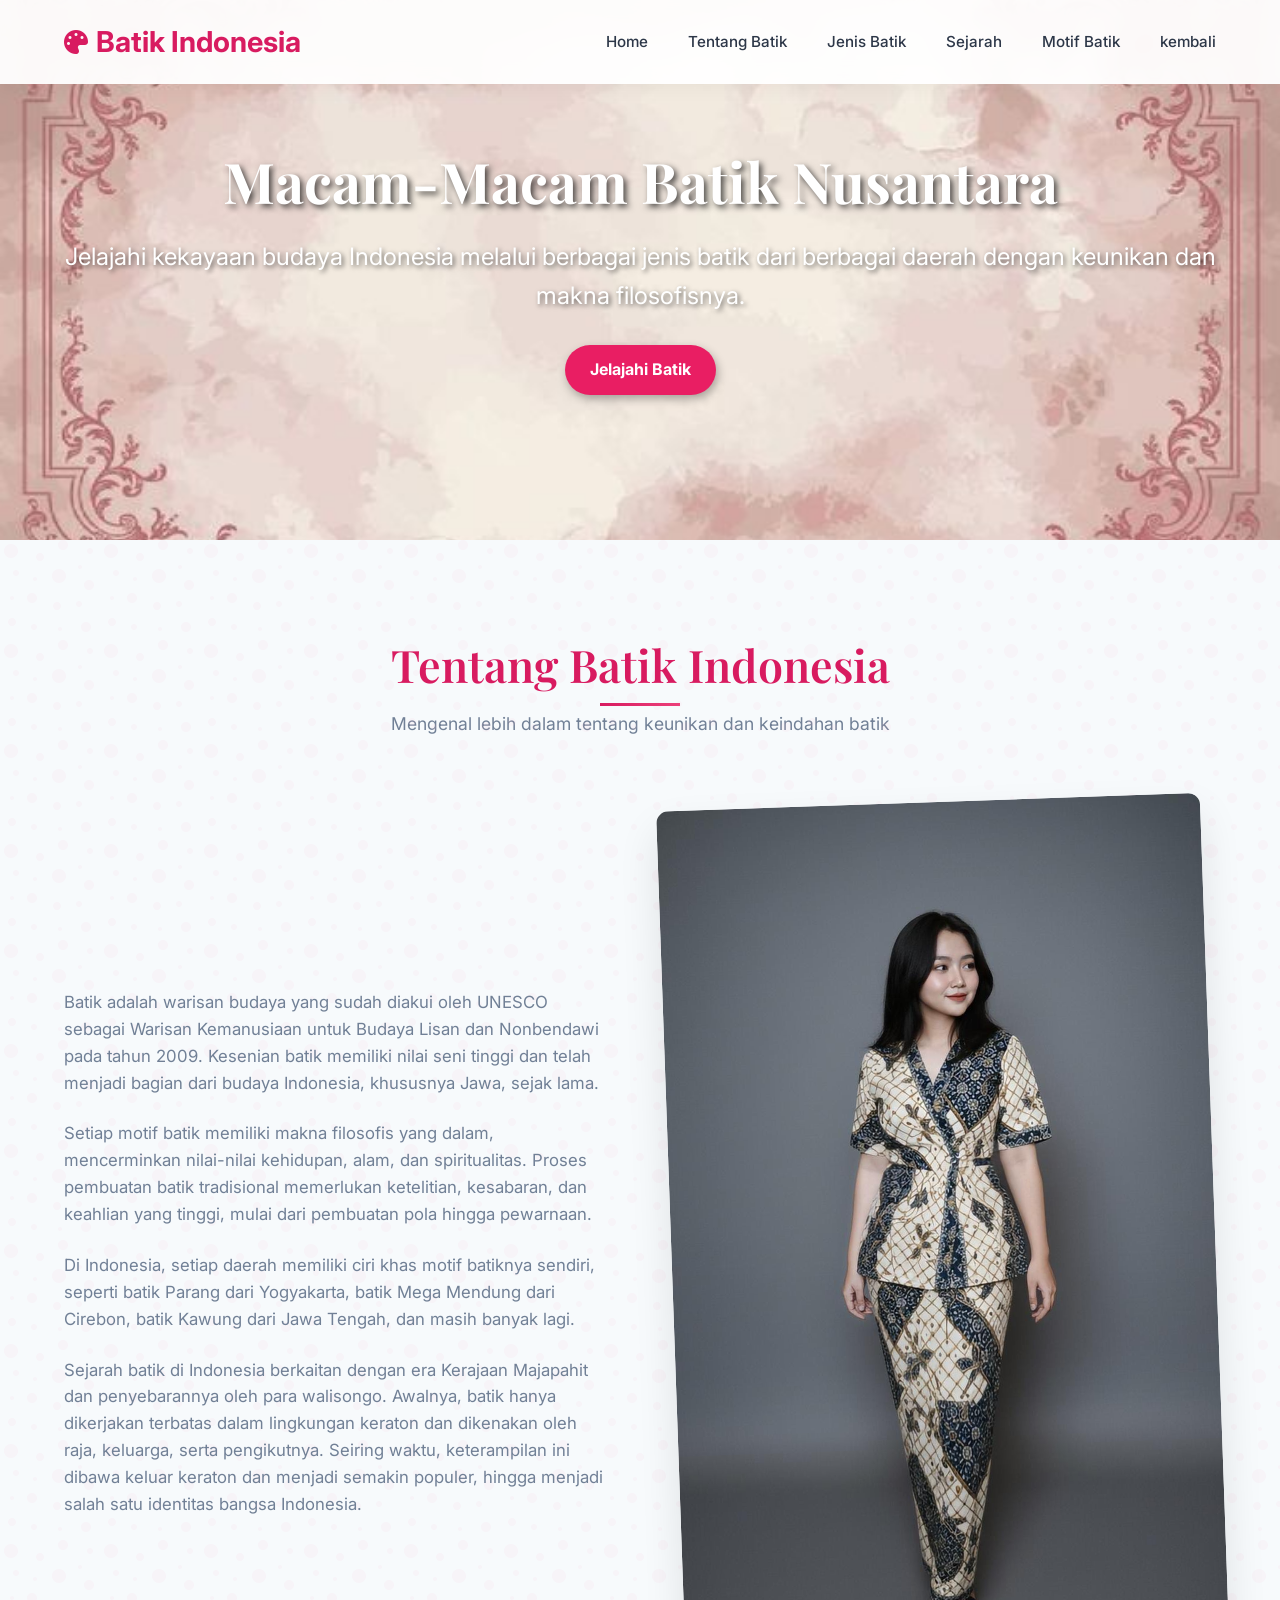
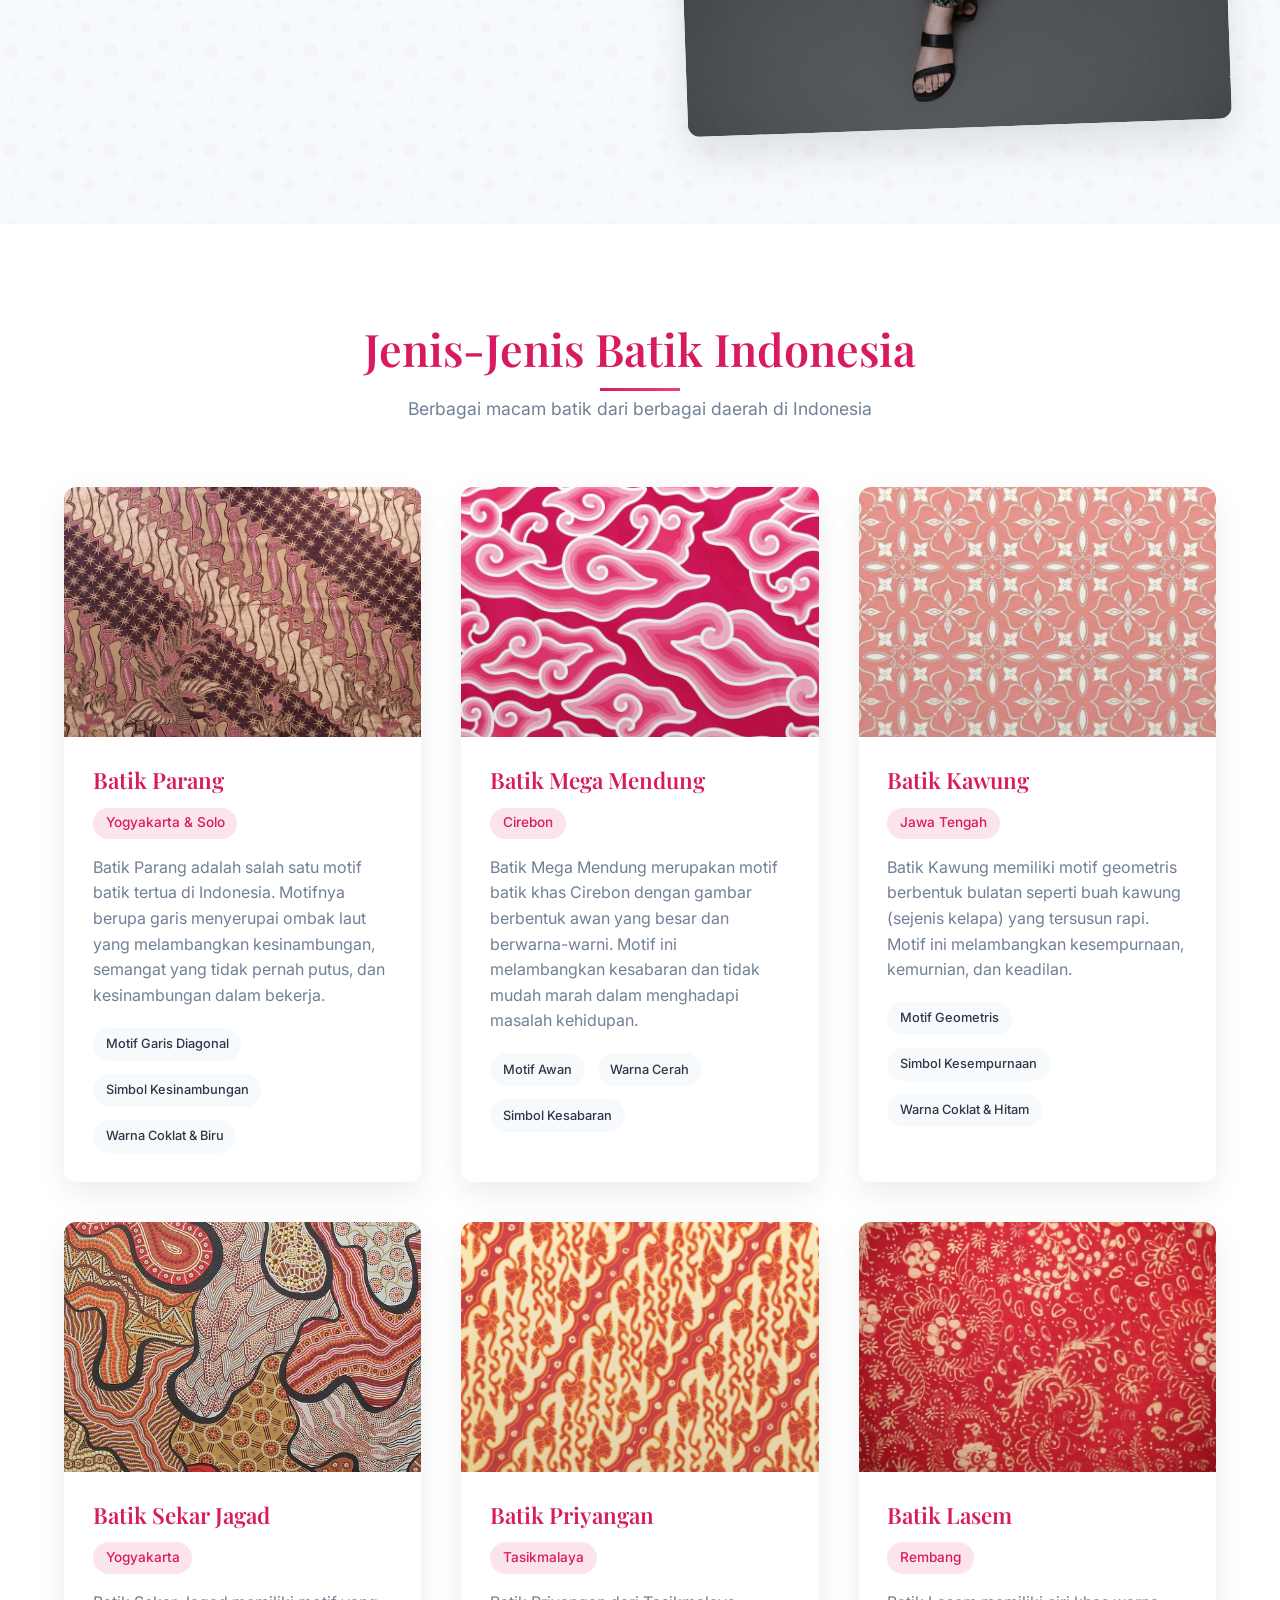
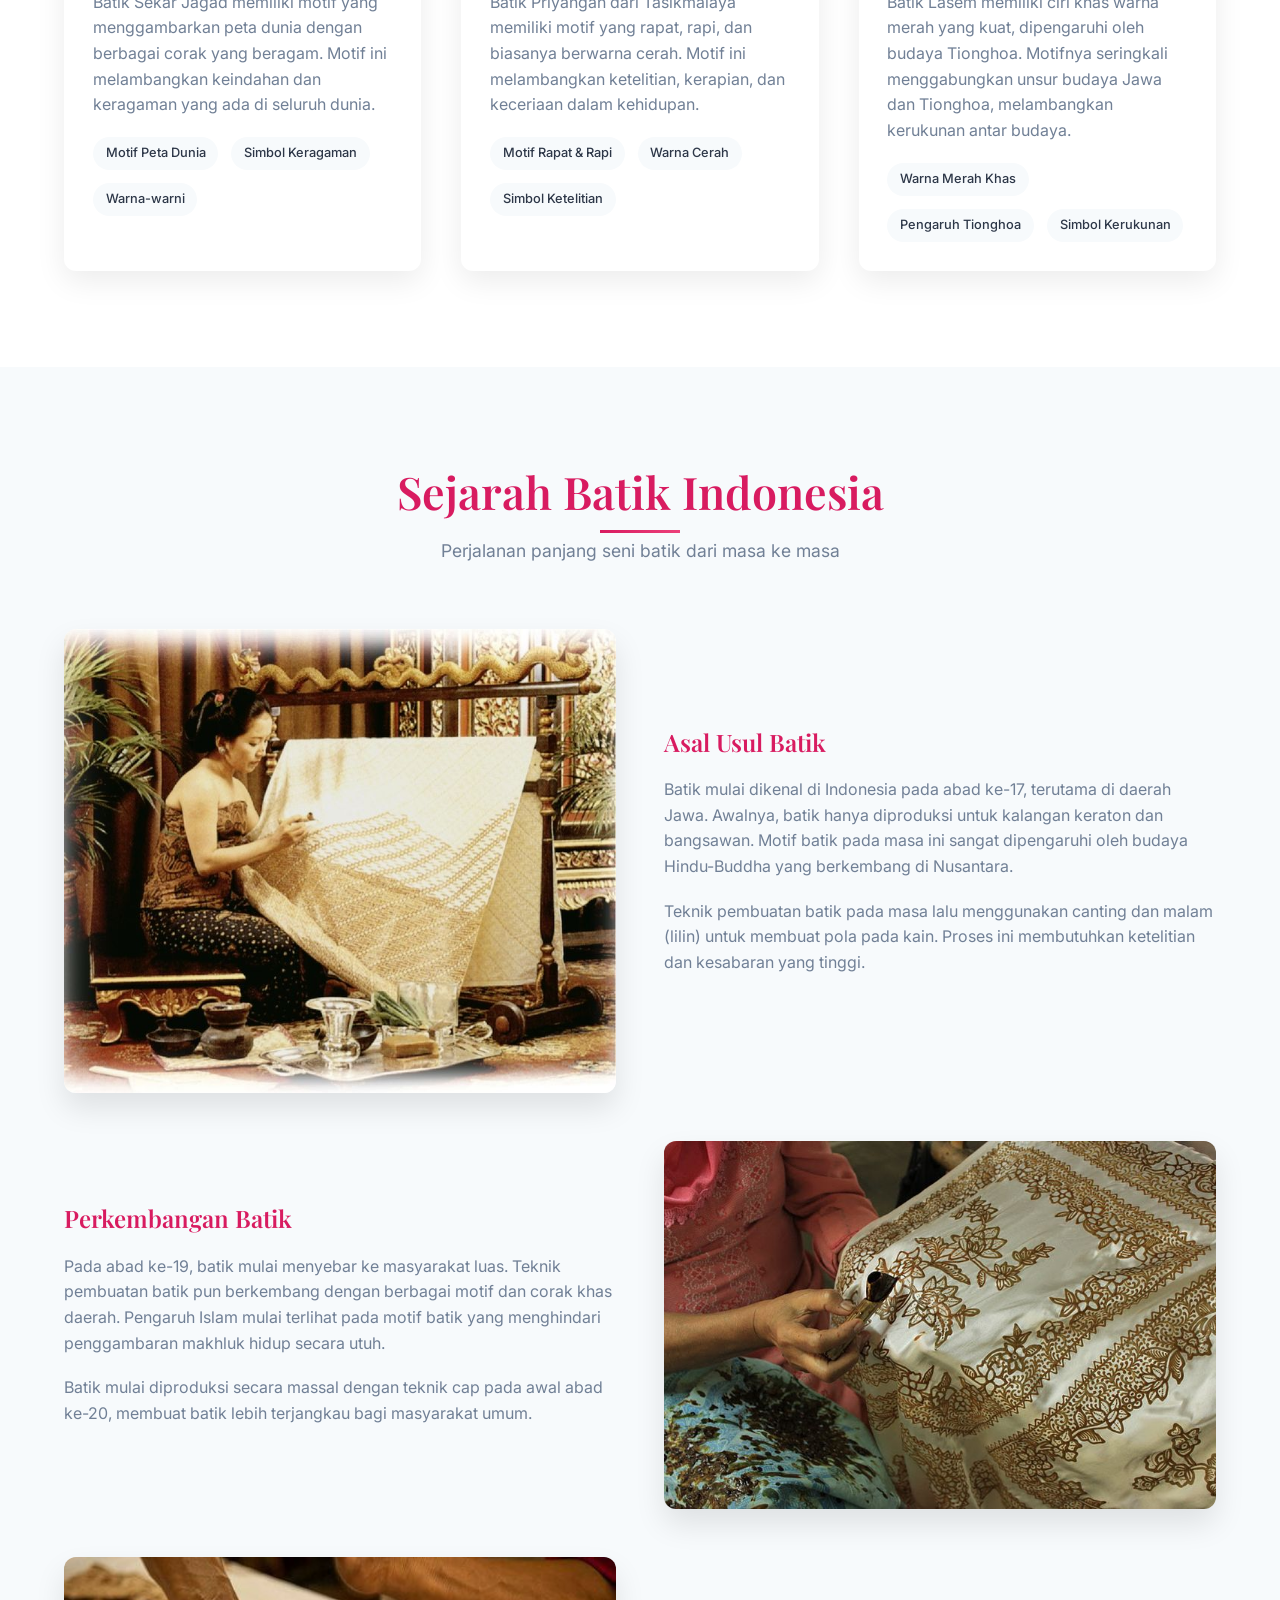
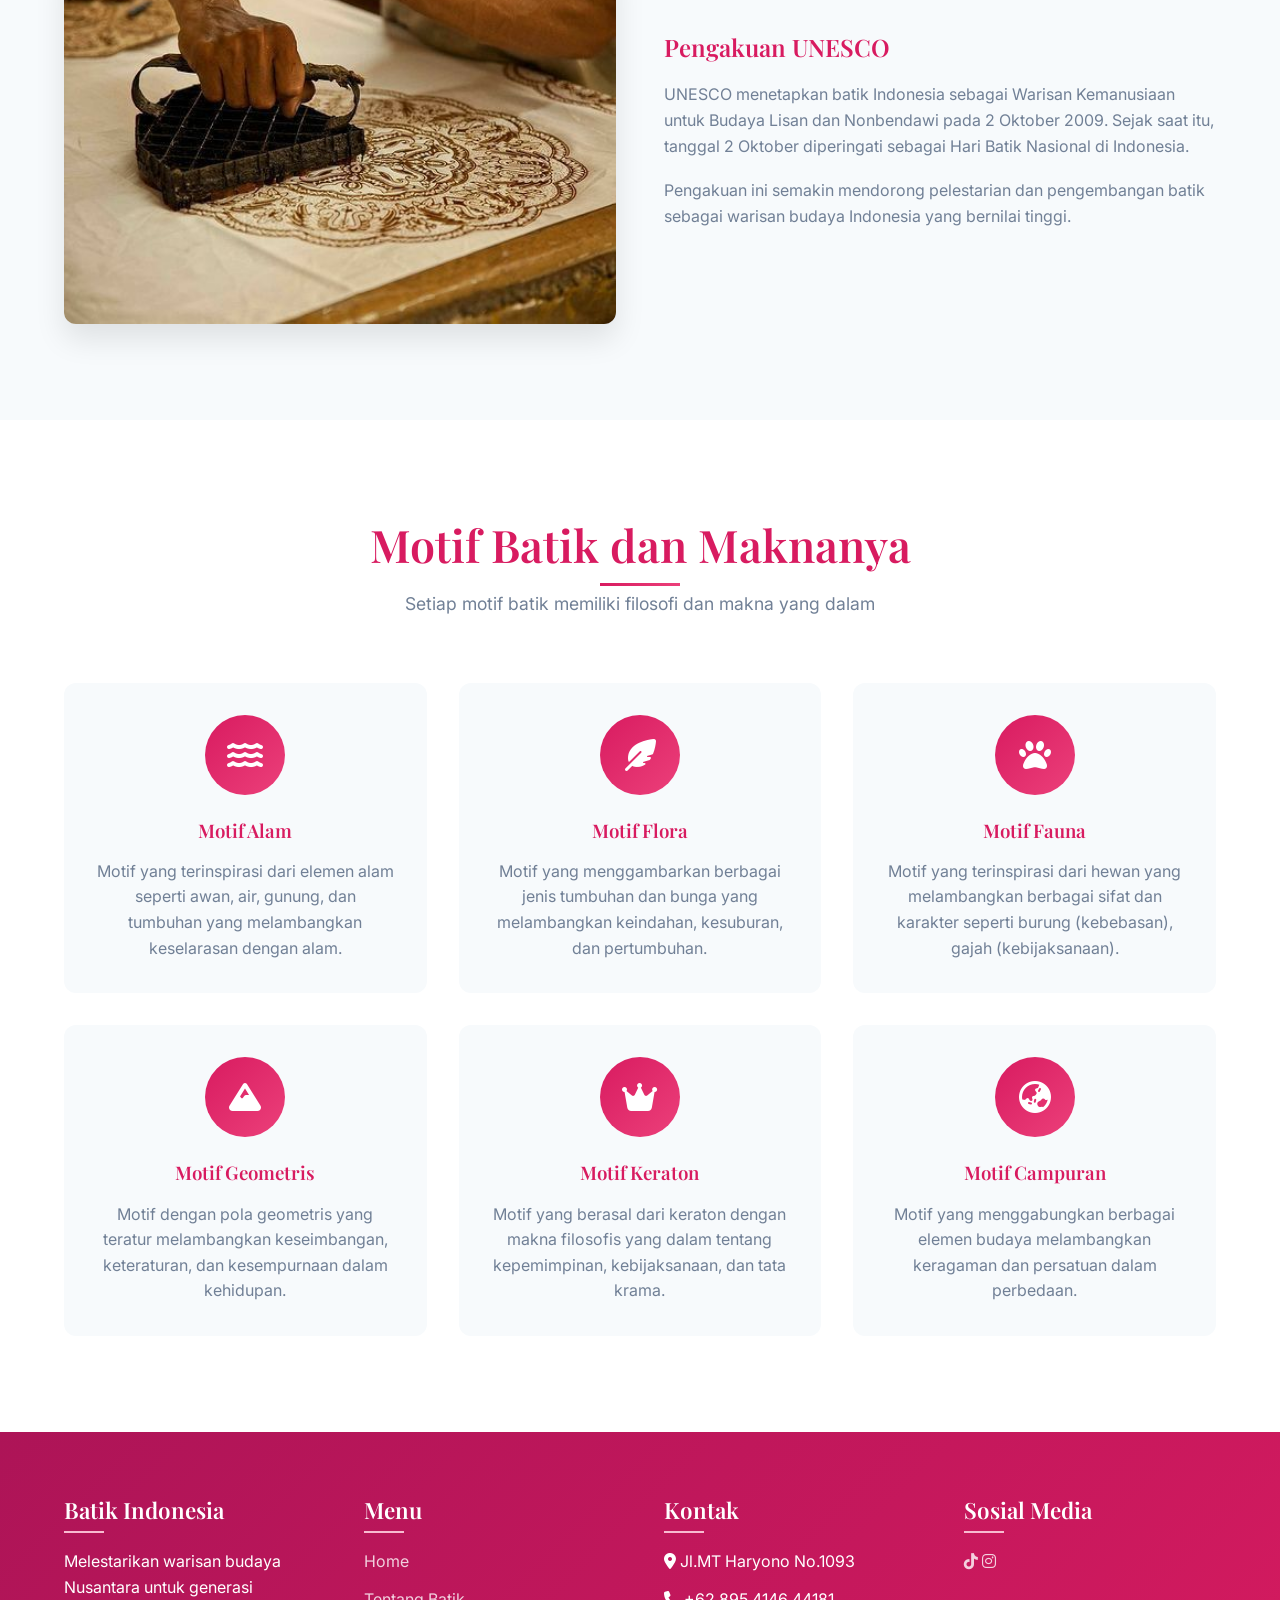
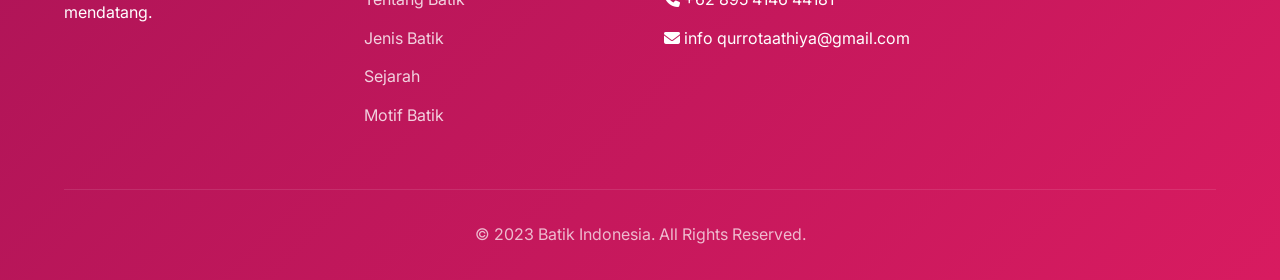
<file: batik.html>
<!DOCTYPE html>
<html lang="id">
  <head>
    <meta charset="UTF-8" />
    <meta name="viewport" content="width=device-width, initial-scale=1.0" />
    <title>Macam - Macam Batik Indonesia</title>
    <link rel="stylesheet" href="https://cdnjs.cloudflare.com/ajax/libs/font-awesome/6.4.0/css/all.min.css" />
    <link href="https://fonts.googleapis.com/css2?family=Playfair+Display:wght@400;500;600;700&family=Inter:wght@300;400;500;600&display=swap" rel="stylesheet" />
    <style>
      /* Variabel Warna Pink Elegant */
      :root {
        --primary-pink: #d81b60;
        --secondary-pink: #ec407a;
        --light-pink: #fce4ec;
        --dark-pink: #ad1457;
        --accent-pink: #f8bbd0;
        --text-dark: #2d3748;
        --text-light: #718096;
        --white: #ffffff;
        --light-gray: #f7fafc;
      }

      /* Reset dan Base Styles */
      * {
        margin: 0;
        padding: 0;
        box-sizing: border-box;
      }

      html {
        scroll-behavior: smooth;
      }

      body {
        font-family: "Inter", sans-serif;
        color: var(--text-dark);
        line-height: 1.6;
        background-color: var(--white);
        overflow-x: hidden;
      }

      h1,
      h2,
      h3,
      h4,
      h5 {
        font-family: "Playfair Display", serif;
        font-weight: 600;
        line-height: 1.3;
      }

      .container {
        width: 90%;
        max-width: 1200px;
        margin: 0 auto;
      }

      .section-padding {
        padding: 6rem 0;
      }

      /* Header Styles */
      header {
        background-color: rgba(255, 255, 255, 0.95);
        backdrop-filter: blur(10px);
        box-shadow: 0 2px 20px rgba(0, 0, 0, 0.05);
        position: fixed;
        top: 0;
        left: 0;
        width: 100%;
        z-index: 1000;
        transition: all 0.3s ease;
      }

      .nav-container {
        display: flex;
        justify-content: space-between;
        align-items: center;
        padding: 1.2rem 0;
      }

      .logo {
        font-size: 1.8rem;
        font-weight: 700;
        color: var(--primary-pink);
        display: flex;
        align-items: center;
      }

      .logo i {
        margin-right: 0.5rem;
        font-size: 1.5rem;
      }

      nav ul {
        display: flex;
        list-style: none;
      }

      nav ul li {
        margin-left: 2.5rem;
      }

      nav ul li a {
        text-decoration: none;
        color: var(--text-dark);
        font-weight: 500;
        transition: color 0.3s;
        position: relative;
        font-size: 0.95rem;
      }

      nav ul li a:hover {
        color: var(--primary-pink);
      }

      nav ul li a::after {
        content: "";
        position: absolute;
        bottom: -5px;
        left: 0;
        width: 0;
        height: 2px;
        background-color: var(--primary-pink);
        transition: width 0.3s;
      }

      nav ul li a:hover::after {
        width: 100%;
      }
      .hero {
        background: url(SACHI.jpg) no-repeat center center/cover;
        height: 60vh; /* tidak full screen */
        display: flex;
        align-items: center;
        justify-content: center;
        text-align: center;
        color: white;
      }

      /* pisahkan selector di luar block .hero */
      .hero h1 {
        font-size: 3.5rem;
        font-weight: bold;
        margin-bottom: 20px;
        text-shadow: 3px 3px 6px rgba(0, 0, 0, 0.7);
      }

      .hero p {
        font-size: 1.5rem;
        margin-bottom: 30px;
        text-shadow: 2px 2px 5px rgba(0, 0, 0, 0.6);
      }

      .hero .btn {
        display: inline-block;
        padding: 12px 25px;
        background: #e91e63;
        color: white;
        border-radius: 25px;
        text-decoration: none;
        font-weight: bold;
        box-shadow: 2px 4px 10px rgba(0, 0, 0, 0.3);
        transition: 0.3s;
      }

      .hero .btn:hover {
        background: #c2185b;
        transform: scale(1.05);
      }

      /* Section Styles */
      .section-title {
        text-align: center;
        margin-bottom: 4rem;
      }

      .section-title h2 {
        font-size: 2.8rem;
        color: var(--primary-pink);
        margin-bottom: 1rem;
        position: relative;
        display: inline-block;
      }

      .section-title h2::after {
        content: "";
        position: absolute;
        bottom: -12px;
        left: 50%;
        transform: translateX(-50%);
        width: 80px;
        height: 3px;
        background: linear-gradient(to right, var(--primary-pink), var(--secondary-pink));
      }

      .section-title p {
        font-size: 1.1rem;
        color: var(--text-light);
        max-width: 600px;
        margin: 0 auto;
      }

      /* About Section */
      .about {
        background-color: var(--light-gray);
        position: relative;
      }

      .about::before {
        content: "";
        position: absolute;
        top: 0;
        left: 0;
        width: 100%;
        height: 100%;
        background-image: url("data:image/svg+xml,%3Csvg width='100' height='100' viewBox='0 0 100 100' xmlns='http://www.w3.org/2000/svg'%3E%3Cpath d='M11 18c3.866 0 7-3.134 7-7s-3.134-7-7-7-7 3.134-7 7 3.134 7 7 7zm48 25c3.866 0 7-3.134 7-7s-3.134-7-7-7-7 3.134-7 7 3.134 7 7 7zm-43-7c1.657 0 3-1.343 3-3s-1.343-3-3-3-3 1.343-3 3 1.343 3 3 3zm63 31c1.657 0 3-1.343 3-3s-1.343-3-3-3-3 1.343-3 3 1.343 3 3 3zM34 90c1.657 0 3-1.343 3-3s-1.343-3-3-3-3 1.343-3 3 1.343 3 3 3zm56-76c1.657 0 3-1.343 3-3s-1.343-3-3-3-3 1.343-3 3 1.343 3 3 3zM12 86c2.21 0 4-1.79 4-4s-1.79-4-4-4-4 1.79-4 4 1.79 4 4 4zm28-65c2.21 0 4-1.79 4-4s-1.79-4-4-4-4 1.79-4 4 1.79 4 4 4zm23-11c2.76 0 5-2.24 5-5s-2.24-5-5-5-5 2.24-5 5 2.24 5 5 5zm-6 60c2.21 0 4-1.79 4-4s-1.79-4-4-4-4 1.79-4 4 1.79 4 4 4zm29 22c2.76 0 5-2.24 5-5s-2.24-5-5-5-5 2.24-5 5 2.24 5 5 5zM32 63c2.76 0 5-2.24 5-5s-2.24-5-5-5-5 2.24-5 5 2.24 5 5 5zm57-13c2.76 0 5-2.24 5-5s-2.24-5-5-5-5 2.24-5 5 2.24 5 5 5zm-9-21c1.105 0 2-.895 2-2s-.895-2-2-2-2 .895-2 2 .895 2 2 2zM60 91c1.105 0 2-.895 2-2s-.895-2-2-2-2 .895-2 2 .895 2 2 2zM35 41c1.105 0 2-.895 2-2s-.895-2-2-2-2 .895-2 2 .895 2 2 2zM12 60c1.105 0 2-.895 2-2s-.895-2-2-2-2 .895-2 2 .895 2 2 2z' fill='%23f8bbd0' fill-opacity='0.2' fill-rule='evenodd'/%3E%3C/svg%3E");
        opacity: 0.5;
      }

      .about-content {
        display: flex;
        align-items: center;
        gap: 4rem;
        position: relative;
        z-index: 2;
      }

      .about-text {
        flex: 1;
      }

      .about-text p {
        margin-bottom: 1.5rem;
        color: var(--text-light);
        font-size: 1.05rem;
      }

      .about-image {
        flex: 1;
        border-radius: 12px;
        overflow: hidden;
        box-shadow: 0 20px 40px rgba(0, 0, 0, 0.1);
        transform: rotate(-2deg);
        transition: transform 0.5s ease;
      }

      .about-image:hover {
        transform: rotate(0deg);
      }

      .about-image img {
        width: 100%;
        height: auto;
        display: block;
        transition: transform 0.5s ease;
      }

      .about-image:hover img {
        transform: scale(1.05);
      }

      /* Jenis Batik Section */
      .jenis-batik {
        background-color: var(--white);
      }

      .batik-grid {
        display: grid;
        grid-template-columns: repeat(auto-fill, minmax(350px, 1fr));
        gap: 2.5rem;
      }

      .batik-card {
        background-color: white;
        border-radius: 12px;
        overflow: hidden;
        box-shadow: 0 10px 30px rgba(0, 0, 0, 0.08);
        transition: transform 0.3s, box-shadow 0.3s;
        position: relative;
      }

      .batik-card:hover {
        transform: translateY(-10px);
        box-shadow: 0 20px 40px rgba(0, 0, 0, 0.15);
      }

      .batik-image {
        height: 250px;
        overflow: hidden;
        position: relative;
      }

      .batik-image::after {
        content: "";
        position: absolute;
        top: 0;
        left: 0;
        width: 100%;
        height: 100%;
        background: linear-gradient(to bottom, transparent, rgba(0, 0, 0, 0.1));
      }

      .batik-image img {
        width: 100%;
        height: 100%;
        object-fit: cover;
        transition: transform 0.5s;
      }

      .batik-card:hover .batik-image img {
        transform: scale(1.1);
      }

      .batik-info {
        padding: 1.8rem;
      }

      .batik-info h3 {
        color: var(--primary-pink);
        margin-bottom: 0.8rem;
        font-size: 1.4rem;
      }

      .batik-origin {
        display: inline-block;
        background-color: var(--light-pink);
        color: var(--primary-pink);
        padding: 0.3rem 0.8rem;
        border-radius: 20px;
        font-size: 0.85rem;
        font-weight: 500;
        margin-bottom: 1rem;
      }

      .batik-info p {
        color: var(--text-light);
        margin-bottom: 1.2rem;
        line-height: 1.6;
      }

      .batik-features {
        display: flex;
        flex-wrap: wrap;
        gap: 0.8rem;
        margin-top: 1rem;
      }

      .batik-feature {
        background-color: var(--light-gray);
        color: var(--text-dark);
        padding: 0.4rem 0.8rem;
        border-radius: 20px;
        font-size: 0.8rem;
        font-weight: 500;
      }

      /* Sejarah Section */
      .sejarah {
        background-color: var(--light-gray);
      }

      .sejarah-content {
        display: flex;
        flex-direction: column;
        gap: 3rem;
      }

      .sejarah-item {
        display: flex;
        align-items: center;
        gap: 3rem;
      }

      .sejarah-image {
        flex: 1;
        border-radius: 12px;
        overflow: hidden;
        box-shadow: 0 15px 30px rgba(0, 0, 0, 0.1);
      }

      .sejarah-image img {
        width: 100%;
        height: auto;
        display: block;
      }

      .sejarah-text {
        flex: 1;
      }

      .sejarah-text h3 {
        color: var(--primary-pink);
        margin-bottom: 1.2rem;
        font-size: 1.5rem;
      }

      .sejarah-text p {
        color: var(--text-light);
        margin-bottom: 1.2rem;
      }

      /* Motif Section */
      .motif {
        background-color: var(--white);
      }

      .motif-grid {
        display: grid;
        grid-template-columns: repeat(auto-fill, minmax(300px, 1fr));
        gap: 2rem;
      }

      .motif-card {
        text-align: center;
        padding: 2rem;
        border-radius: 12px;
        background-color: var(--light-gray);
        transition: transform 0.3s, background-color 0.3s;
      }

      .motif-card:hover {
        transform: translateY(-5px);
        background-color: var(--light-pink);
      }

      .motif-icon {
        width: 80px;
        height: 80px;
        background: linear-gradient(135deg, var(--primary-pink), var(--secondary-pink));
        border-radius: 50%;
        display: flex;
        align-items: center;
        justify-content: center;
        margin: 0 auto 1.5rem;
        color: white;
        font-size: 2rem;
      }

      .motif-card h3 {
        color: var(--primary-pink);
        margin-bottom: 1rem;
      }

      .motif-card p {
        color: var(--text-light);
      }

      /* Footer */
      footer {
        background: linear-gradient(135deg, var(--dark-pink), var(--primary-pink));
        color: white;
        padding: 4rem 0 2rem;
      }

      .footer-content {
        display: grid;
        grid-template-columns: repeat(auto-fit, minmax(250px, 1fr));
        gap: 3rem;
        margin-bottom: 3rem;
      }

      .footer-column h3 {
        font-size: 1.4rem;
        margin-bottom: 1.5rem;
        position: relative;
        display: inline-block;
      }

      .footer-column h3::after {
        content: "";
        position: absolute;
        bottom: -8px;
        left: 0;
        width: 40px;
        height: 2px;
        background-color: var(--accent-pink);
      }

      .footer-links {
        list-style: none;
      }

      .footer-links li {
        margin-bottom: 0.8rem;
      }

      .footer-links a {
        color: rgba(255, 255, 255, 0.8);
        text-decoration: none;
        transition: color 0.3s;
      }

      .footer-links a:hover {
        color: white;
      }

      .social-links {
        display: flex;
        gap: 1rem;
        margin-top: 1.5rem;
      }

      .social-links a {
        display: inline-flex;
        align-items: center;
        justify-content: center;
        width: 40px;
        height: 40px;
        background-color: rgba(255, 255, 255, 0.1);
        color: white;
        border-radius: 50%;
        text-decoration: none;
        transition: all 0.3s;
      }

      .social-links a:hover {
        background-color: white;
        color: var(--primary-pink);
        transform: translateY(-3px);
      }

      .footer-bottom {
        text-align: center;
        padding-top: 2rem;
        border-top: 1px solid rgba(255, 255, 255, 0.1);
        color: rgba(255, 255, 255, 0.7);
      }

      /* Responsive Styles */
      @media (max-width: 992px) {
        .about-content {
          flex-direction: column;
        }

        .sejarah-item {
          flex-direction: column;
        }

        .batik-grid {
          grid-template-columns: repeat(auto-fill, minmax(300px, 1fr));
        }
      }

      @media (max-width: 768px) {
        .nav-container {
          flex-direction: column;
          padding: 1rem 0;
        }

        nav ul {
          margin-top: 1rem;
          flex-wrap: wrap;
          justify-content: center;
        }

        nav ul li {
          margin: 0.5rem 1rem;
        }

        .hero h1 {
          font-size: 2.5rem;
        }

        .section-title h2 {
          font-size: 2.2rem;
        }

        .batik-grid {
          grid-template-columns: repeat(auto-fill, minmax(280px, 1fr));
        }
      }

      /* Animations */
      @keyframes fadeInUp {
        from {
          opacity: 0;
          transform: translateY(30px);
        }
        to {
          opacity: 1;
          transform: translateY(0);
        }
      }

      .fade-in {
        animation: fadeInUp 0.8s ease forwards;
      }

      .delay-1 {
        animation-delay: 0.2s;
      }

      .delay-2 {
        animation-delay: 0.4s;
      }
    </style>
  </head>
  <body>
    <!-- Header -->
    <header>
      <div class="container nav-container">
        <div class="logo">
          <i class="fas fa-palette"></i>
          Batik Indonesia
        </div>
        <nav>
          <ul>
            <li><a href="#home">Home</a></li>
            <li><a href="#about">Tentang Batik</a></li>
            <li><a href="#jenis">Jenis Batik</a></li>
            <li><a href="#sejarah">Sejarah</a></li>
            <li><a href="#motif">Motif Batik</a></li>
            <li class="nav-item">
              <a class="nav-link" href="index.html">kembali</a>
            </li>
          </ul>
        </nav>
      </div>
    </header>

    <!-- Hero Section -->
    <section id="home" class="hero">
      <div class="container hero-content">
        <h1 class="fade-in">Macam-Macam Batik Nusantara</h1>
        <p class="fade-in delay-1">Jelajahi kekayaan budaya Indonesia melalui berbagai jenis batik dari berbagai daerah dengan keunikan dan makna filosofisnya.</p>
        <a href="#jenis" class="btn fade-in delay-2">Jelajahi Batik</a>
      </div>
    </section>

    <!-- About Section -->
    <section id="about" class="about section-padding">
      <div class="container">
        <div class="section-title">
          <h2>Tentang Batik Indonesia</h2>
          <p>Mengenal lebih dalam tentang keunikan dan keindahan batik</p>
        </div>
        <div class="about-content">
          <div class="about-text">
            <p>
              Batik adalah warisan budaya yang sudah diakui oleh UNESCO sebagai Warisan Kemanusiaan untuk Budaya Lisan dan Nonbendawi pada tahun 2009. Kesenian batik memiliki nilai seni tinggi dan telah menjadi bagian dari budaya
              Indonesia, khususnya Jawa, sejak lama.
            </p>
            <p>
              Setiap motif batik memiliki makna filosofis yang dalam, mencerminkan nilai-nilai kehidupan, alam, dan spiritualitas. Proses pembuatan batik tradisional memerlukan ketelitian, kesabaran, dan keahlian yang tinggi, mulai dari
              pembuatan pola hingga pewarnaan.
            </p>
            <p>Di Indonesia, setiap daerah memiliki ciri khas motif batiknya sendiri, seperti batik Parang dari Yogyakarta, batik Mega Mendung dari Cirebon, batik Kawung dari Jawa Tengah, dan masih banyak lagi.</p>
            <p>
              Sejarah batik di Indonesia berkaitan dengan era Kerajaan Majapahit dan penyebarannya oleh para walisongo. Awalnya, batik hanya dikerjakan terbatas dalam lingkungan keraton dan dikenakan oleh raja, keluarga, serta pengikutnya.
              Seiring waktu, keterampilan ini dibawa keluar keraton dan menjadi semakin populer, hingga menjadi salah satu identitas bangsa Indonesia.
            </p>
          </div>
          <div class="about-image">
            <img src="image.png" alt="Proses Membatik" />
          </div>
        </div>
      </div>
    </section>

    <!-- Jenis Batik Section -->
    <section id="jenis" class="jenis-batik section-padding">
      <div class="container">
        <div class="section-title">
          <h2>Jenis-Jenis Batik Indonesia</h2>
          <p>Berbagai macam batik dari berbagai daerah di Indonesia</p>
        </div>
        <div class="batik-grid">
          <!-- Batik 1 -->
          <div class="batik-card">
            <div class="batik-image">
              <img src="download (4).jpg" alt="Batik Parang" />
            </div>
            <div class="batik-info">
              <h3>Batik Parang</h3>
              <span class="batik-origin">Yogyakarta & Solo</span>
              <p>Batik Parang adalah salah satu motif batik tertua di Indonesia. Motifnya berupa garis menyerupai ombak laut yang melambangkan kesinambungan, semangat yang tidak pernah putus, dan kesinambungan dalam bekerja.</p>
              <div class="batik-features">
                <span class="batik-feature">Motif Garis Diagonal</span>
                <span class="batik-feature">Simbol Kesinambungan</span>
                <span class="batik-feature">Warna Coklat & Biru</span>
              </div>
            </div>
          </div>

          <!-- Batik 2 -->
          <div class="batik-card">
            <div class="batik-image">
              <img src="download (3).jpg" alt="Batik Mega Mendung" />
            </div>
            <div class="batik-info">
              <h3>Batik Mega Mendung</h3>
              <span class="batik-origin">Cirebon</span>
              <p>Batik Mega Mendung merupakan motif batik khas Cirebon dengan gambar berbentuk awan yang besar dan berwarna-warni. Motif ini melambangkan kesabaran dan tidak mudah marah dalam menghadapi masalah kehidupan.</p>
              <div class="batik-features">
                <span class="batik-feature">Motif Awan</span>
                <span class="batik-feature">Warna Cerah</span>
                <span class="batik-feature">Simbol Kesabaran</span>
              </div>
            </div>
          </div>

          <!-- Batik 3 -->
          <div class="batik-card">
            <div class="batik-image">
              <img src="download (5).jpg" alt="Batik Kawung" />
            </div>
            <div class="batik-info">
              <h3>Batik Kawung</h3>
              <span class="batik-origin">Jawa Tengah</span>
              <p>Batik Kawung memiliki motif geometris berbentuk bulatan seperti buah kawung (sejenis kelapa) yang tersusun rapi. Motif ini melambangkan kesempurnaan, kemurnian, dan keadilan.</p>
              <div class="batik-features">
                <span class="batik-feature">Motif Geometris</span>
                <span class="batik-feature">Simbol Kesempurnaan</span>
                <span class="batik-feature">Warna Coklat & Hitam</span>
              </div>
            </div>
          </div>

          <!-- Batik 4 -->
          <div class="batik-card">
            <div class="batik-image">
              <img src="download (6).jpg" alt="Batik Sekar Jagad" />
            </div>
            <div class="batik-info">
              <h3>Batik Sekar Jagad</h3>
              <span class="batik-origin">Yogyakarta</span>
              <p>Batik Sekar Jagad memiliki motif yang menggambarkan peta dunia dengan berbagai corak yang beragam. Motif ini melambangkan keindahan dan keragaman yang ada di seluruh dunia.</p>
              <div class="batik-features">
                <span class="batik-feature">Motif Peta Dunia</span>
                <span class="batik-feature">Simbol Keragaman</span>
                <span class="batik-feature">Warna-warni</span>
              </div>
            </div>
          </div>

          <!-- Batik 5 -->
          <div class="batik-card">
            <div class="batik-image">
              <img src="batik tasikmalaya (1).jpg" alt="Batik Priyangan" />
            </div>
            <div class="batik-info">
              <h3>Batik Priyangan</h3>
              <span class="batik-origin">Tasikmalaya</span>
              <p>Batik Priyangan dari Tasikmalaya memiliki motif yang rapat, rapi, dan biasanya berwarna cerah. Motif ini melambangkan ketelitian, kerapian, dan keceriaan dalam kehidupan.</p>
              <div class="batik-features">
                <span class="batik-feature">Motif Rapat & Rapi</span>
                <span class="batik-feature">Warna Cerah</span>
                <span class="batik-feature">Simbol Ketelitian</span>
              </div>
            </div>
          </div>

          <!-- Batik 6 -->
          <div class="batik-card">
            <div class="batik-image">
              <img src="batik_lesem_blogq.jpg" alt="Batik Lasem" />
            </div>
            <div class="batik-info">
              <h3>Batik Lasem</h3>
              <span class="batik-origin">Rembang</span>
              <p>Batik Lasem memiliki ciri khas warna merah yang kuat, dipengaruhi oleh budaya Tionghoa. Motifnya seringkali menggabungkan unsur budaya Jawa dan Tionghoa, melambangkan kerukunan antar budaya.</p>
              <div class="batik-features">
                <span class="batik-feature">Warna Merah Khas</span>
                <span class="batik-feature">Pengaruh Tionghoa</span>
                <span class="batik-feature">Simbol Kerukunan</span>
              </div>
            </div>
          </div>
        </div>
      </div>
    </section>

    <!-- Sejarah Section -->
    <section id="sejarah" class="sejarah section-padding">
      <div class="container">
        <div class="section-title">
          <h2>Sejarah Batik Indonesia</h2>
          <p>Perjalanan panjang seni batik dari masa ke masa</p>
        </div>
        <div class="sejarah-content">
          <div class="sejarah-item">
            <div class="sejarah-image">
              <img src="Batik.jpg" alt="Sejarah Batik" />
            </div>
            <div class="sejarah-text">
              <h3>Asal Usul Batik</h3>
              <p>
                Batik mulai dikenal di Indonesia pada abad ke-17, terutama di daerah Jawa. Awalnya, batik hanya diproduksi untuk kalangan keraton dan bangsawan. Motif batik pada masa ini sangat dipengaruhi oleh budaya Hindu-Buddha yang
                berkembang di Nusantara.
              </p>
              <p>Teknik pembuatan batik pada masa lalu menggunakan canting dan malam (lilin) untuk membuat pola pada kain. Proses ini membutuhkan ketelitian dan kesabaran yang tinggi.</p>
            </div>
          </div>
          <div class="sejarah-item">
            <div class="sejarah-text">
              <h3>Perkembangan Batik</h3>
              <p>
                Pada abad ke-19, batik mulai menyebar ke masyarakat luas. Teknik pembuatan batik pun berkembang dengan berbagai motif dan corak khas daerah. Pengaruh Islam mulai terlihat pada motif batik yang menghindari penggambaran
                makhluk hidup secara utuh.
              </p>
              <p>Batik mulai diproduksi secara massal dengan teknik cap pada awal abad ke-20, membuat batik lebih terjangkau bagi masyarakat umum.</p>
            </div>
            <div class="sejarah-image">
              <img src="Indonesia -- Day 8 Jogjakarta _ Yogyakarta  and the Batik Factory.jpg" alt="Sejarah Batik" />
            </div>
          </div>
          <div class="sejarah-item">
            <div class="sejarah-image"><img src="download (7).jpg" Sejarah Batik /></div>
            <div class="sejarah-text">
              <h3>Pengakuan UNESCO</h3>
              <p>UNESCO menetapkan batik Indonesia sebagai Warisan Kemanusiaan untuk Budaya Lisan dan Nonbendawi pada 2 Oktober 2009. Sejak saat itu, tanggal 2 Oktober diperingati sebagai Hari Batik Nasional di Indonesia.</p>
              <p>Pengakuan ini semakin mendorong pelestarian dan pengembangan batik sebagai warisan budaya Indonesia yang bernilai tinggi.</p>
            </div>
          </div>
        </div>
      </div>
    </section>

    <!-- Motif Section -->
    <section id="motif" class="motif section-padding">
      <div class="container">
        <div class="section-title">
          <h2>Motif Batik dan Maknanya</h2>
          <p>Setiap motif batik memiliki filosofi dan makna yang dalam</p>
        </div>
        <div class="motif-grid">
          <div class="motif-card">
            <div class="motif-icon">
              <i class="fas fa-water"></i>
            </div>
            <h3>Motif Alam</h3>
            <p>Motif yang terinspirasi dari elemen alam seperti awan, air, gunung, dan tumbuhan yang melambangkan keselarasan dengan alam.</p>
          </div>
          <div class="motif-card">
            <div class="motif-icon">
              <i class="fas fa-feather-alt"></i>
            </div>
            <h3>Motif Flora</h3>
            <p>Motif yang menggambarkan berbagai jenis tumbuhan dan bunga yang melambangkan keindahan, kesuburan, dan pertumbuhan.</p>
          </div>
          <div class="motif-card">
            <div class="motif-icon">
              <i class="fas fa-paw"></i>
            </div>
            <h3>Motif Fauna</h3>
            <p>Motif yang terinspirasi dari hewan yang melambangkan berbagai sifat dan karakter seperti burung (kebebasan), gajah (kebijaksanaan).</p>
          </div>
          <div class="motif-card">
            <div class="motif-icon">
              <i class="fas fa-mountain"></i>
            </div>
            <h3>Motif Geometris</h3>
            <p>Motif dengan pola geometris yang teratur melambangkan keseimbangan, keteraturan, dan kesempurnaan dalam kehidupan.</p>
          </div>
          <div class="motif-card">
            <div class="motif-icon">
              <i class="fas fa-crown"></i>
            </div>
            <h3>Motif Keraton</h3>
            <p>Motif yang berasal dari keraton dengan makna filosofis yang dalam tentang kepemimpinan, kebijaksanaan, dan tata krama.</p>
          </div>
          <div class="motif-card">
            <div class="motif-icon">
              <i class="fas fa-globe-asia"></i>
            </div>
            <h3>Motif Campuran</h3>
            <p>Motif yang menggabungkan berbagai elemen budaya melambangkan keragaman dan persatuan dalam perbedaan.</p>
          </div>
        </div>
      </div>
    </section>

    <!-- Footer -->
    <footer>
      <div class="container">
        <div class="footer-content">
          <div class="footer-column">
            <h3>Batik Indonesia</h3>
            <p>Melestarikan warisan budaya Nusantara untuk generasi mendatang.</p>
            <div class="footer-column"></div>
          </div>
          <div class="footer-column">
            <h3>Menu</h3>
            <ul class="footer-links">
              <li><a href="#home">Home</a></li>
              <li><a href="#about">Tentang Batik</a></li>
              <li><a href="#jenis">Jenis Batik</a></li>
              <li><a href="#sejarah">Sejarah</a></li>
              <li><a href="#motif">Motif Batik</a></li>
            </ul>
          </div>
          <div class="footer-column">
            <h3>Kontak</h3>
            <ul class="footer-links">
              <li><i class="fas fa-map-marker-alt"></i> Jl.MT Haryono No.1093</li>
              <li><i class="fas fa-phone"></i> +62 895 4146 44181</li>
              <li><i class="fas fa-envelope"></i> info qurrotaathiya@gmail.com</li>
            </ul>
          </div>
          <div class="footer-column">
            <h3>Sosial Media</h3>
            <div class="footer-links">
              <a href="https://www.tiktok.com/@mothenna_" target="_blank"><i class="fab fa-tiktok"></i></a>
              <a href="https://www.instagram.com/thyynaaaa" target="_blank"><i class="fab fa-instagram"></i></a>
            </div>
          </div>
        </div>
        <div class="footer-bottom">
          <p>&copy; 2023 Batik Indonesia. All Rights Reserved.</p>
        </div>
      </div>
    </footer>

    <script>
      // Smooth scrolling untuk navigasi
      document.querySelectorAll("nav a, .btn").forEach((anchor) => {
        anchor.addEventListener("click", function (e) {
          if (this.getAttribute("href").startsWith("#")) {
            e.preventDefault();

            const targetId = this.getAttribute("href");
            const targetElement = document.querySelector(targetId);

            window.scrollTo({
              top: targetElement.offsetTop - 80,
              behavior: "smooth",
            });
          }
        });
      });

      // Header scroll effect
      window.addEventListener("scroll", function () {
        const header = document.querySelector("header");
        if (window.scrollY > 100) {
          header.style.boxShadow = "0 5px 20px rgba(0, 0, 0, 0.1)";
          header.style.background = "rgba(255, 255, 255, 0.98)";
        } else {
          header.style.boxShadow = "0 2px 20px rgba(0, 0, 0, 0.05)";
          header.style.background = "rgba(255, 255, 255, 0.95)";
        }
      });

      // Animasi scroll untuk elemen
      const observerOptions = {
        threshold: 0.1,
        rootMargin: "0px 0px -50px 0px",
      };

      const observer = new IntersectionObserver(function (entries) {
        entries.forEach((entry) => {
          if (entry.isIntersecting) {
            entry.target.style.opacity = 1;
            entry.target.style.transform = "translateY(0)";
          }
        });
      }, observerOptions);

      // Terapkan animasi pada elemen yang diinginkan
      document.querySelectorAll(".batik-card, .sejarah-item, .motif-card").forEach((el) => {
        el.style.opacity = 0;
        el.style.transform = "translateY(30px)";
        el.style.transition = "opacity 0.6s ease, transform 0.6s ease";
        observer.observe(el);
      });
    </script>
  </body>
</html>
</file>
